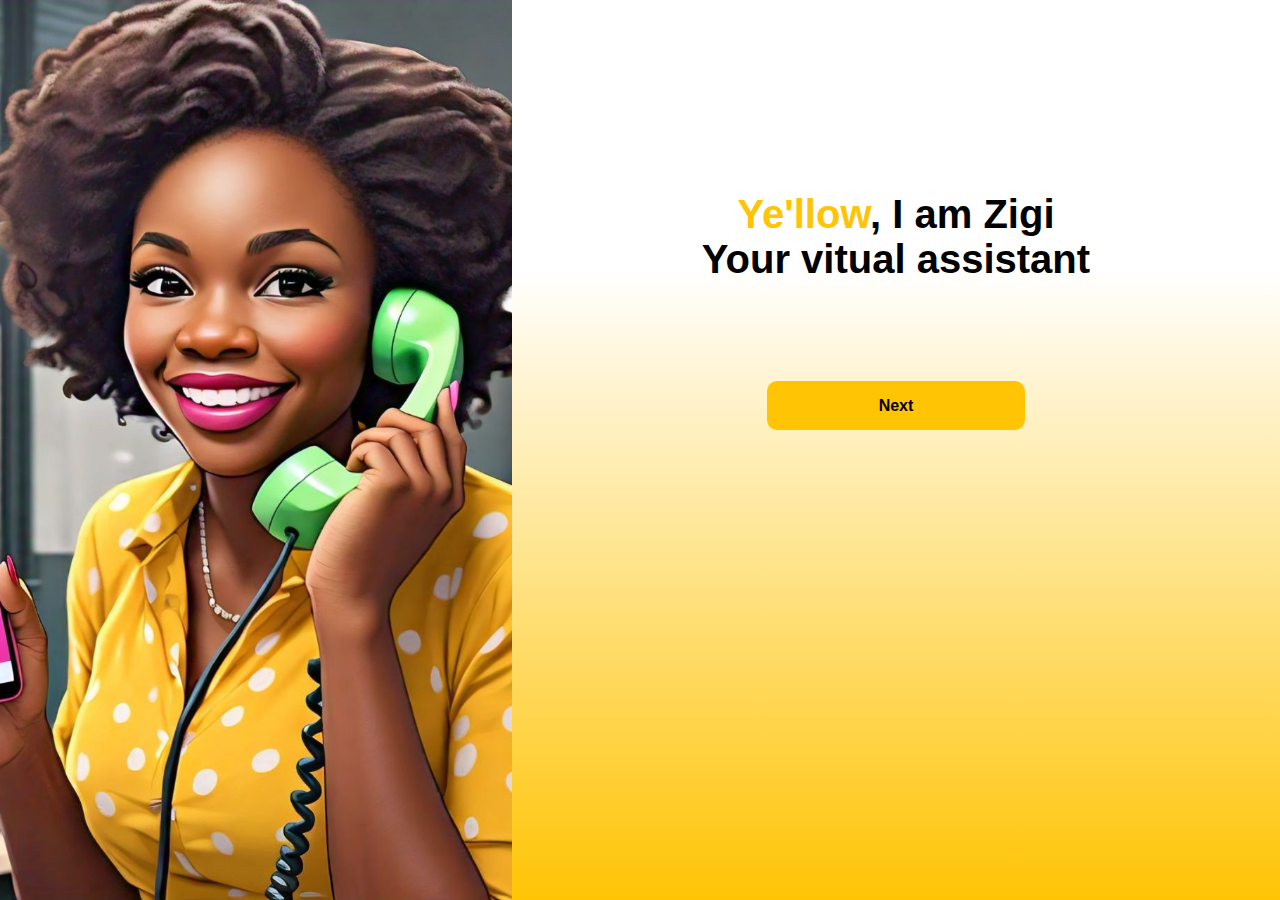
<file: index.html>
<!DOCTYPE html>
<html lang="en">
<head>
  <meta charset="UTF-8">
  <meta name="viewport" content="width=device-width, initial-scale=1.0">
  <link rel="stylesheet" href="/Styles/styles.css">
  <title>Welcome page</title>
</head>
<body>
  <section>
    <div class="left">
      <!-- <img src="/Images/onboard2.jpg" alt=""> -->
    </div>

    <article class="right">
      <div>
        <h2><span>Ye'llow</span>, I am Zigi <br> Your vitual assistant</h2>

        <article>
          <a href="/Html Pages/onboarding2.html">Next</a>
        </article>
      </div>
    </article>
  </section>
</body>
</html>
</file>
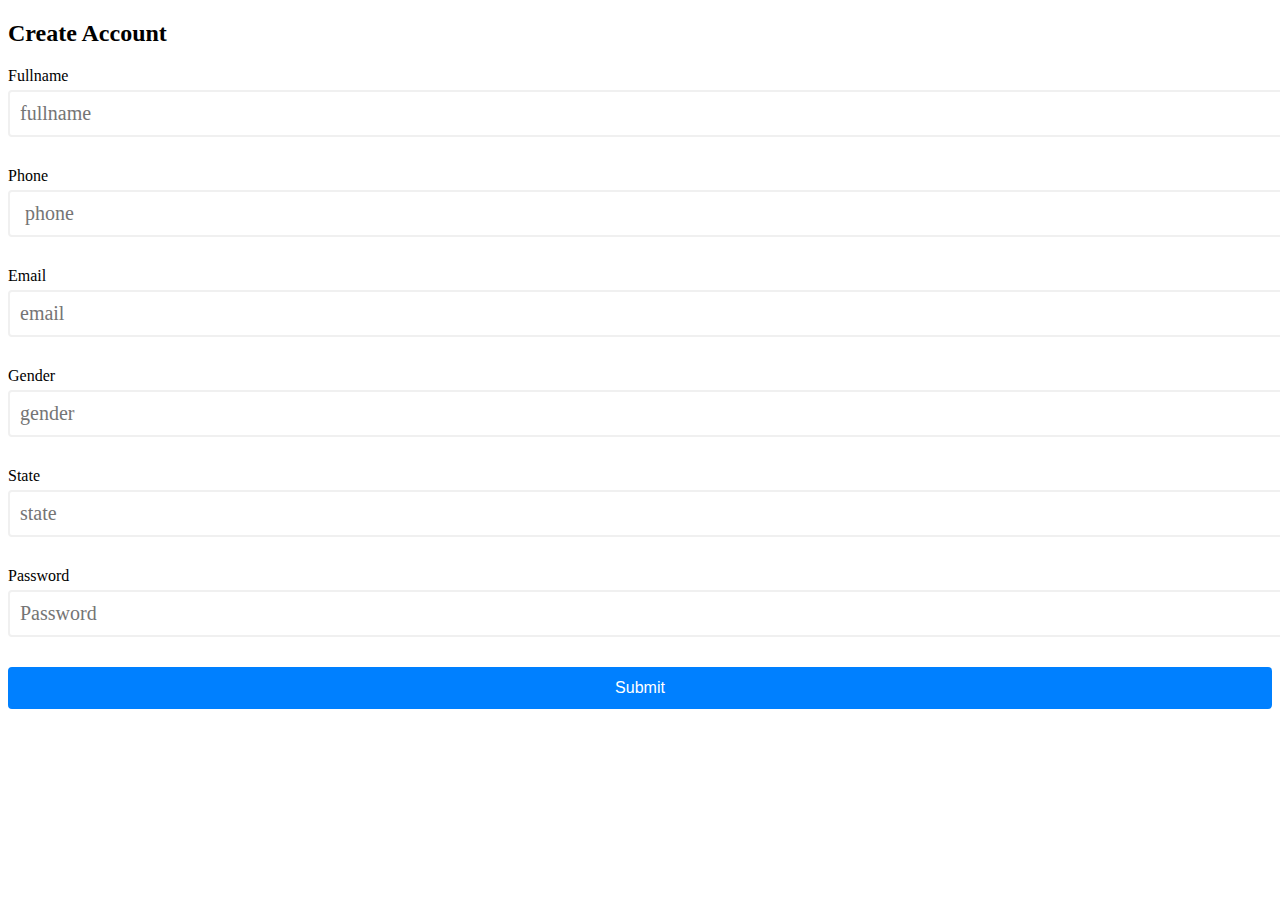
<file: indexForm.html>
<!DOCTYPE html>
<html lang="en">
<head>
  <meta charset="UTF-8">
  <meta name="viewport" content="width=device-width, initial-scale=1.0">
  <link rel="stylesheet" href="form.css">
  <title>Document</title>
</head>
<body>
  <div class="form-container">
      <div class="header">
        <h2>Create Account</h2>
      </div>
      <form action="" id="form">
        <!-- <div class="control"> -->
          <div class="form-control">
            <label for="">Fullname</label>
            <input type="text" name="fullname" id="fullname" placeholder="fullname" />
            <small>Error</small>
          </div>

          <div class="form-control">
            <label for="">Phone</label>
            <input type="number" name="phone" id="phone" placeholder=" phone" />
            <small>Error</small>
          </div>

          <div class="form-control">
            <label for="">Email</label>
            <input
              type="email"
              name="email"
              id="email"
              placeholder="email"
            />
            <small>Error</small>
          </div>
        <!-- </div> -->

        <!-- <div class="control"> -->
          <div class="form-control">
            <label for="">Gender</label>
            <input
              type="text"
              name="gender"
              id="gender"
              placeholder="gender"
            />
            <small>Error</small>
          </div>

          <div class="form-control">
          <label for="">State</label>
          <input
            type="text"
            name="state"
            id="state"
            placeholder="state"
          />
          <small>Error</small>
          </div>

          <div class="form-control">
            <label for="">Password</label>
            <input
              type="password"
              name="password"
              id="password"
              placeholder="Password"
            />
            <small>Error</small>
          </div>
        <!-- </div> -->

        <button type="submit">Submit</button>
      </form>
    </div>

    <script src="/form.js"></script>
</body>
</html>
</file>
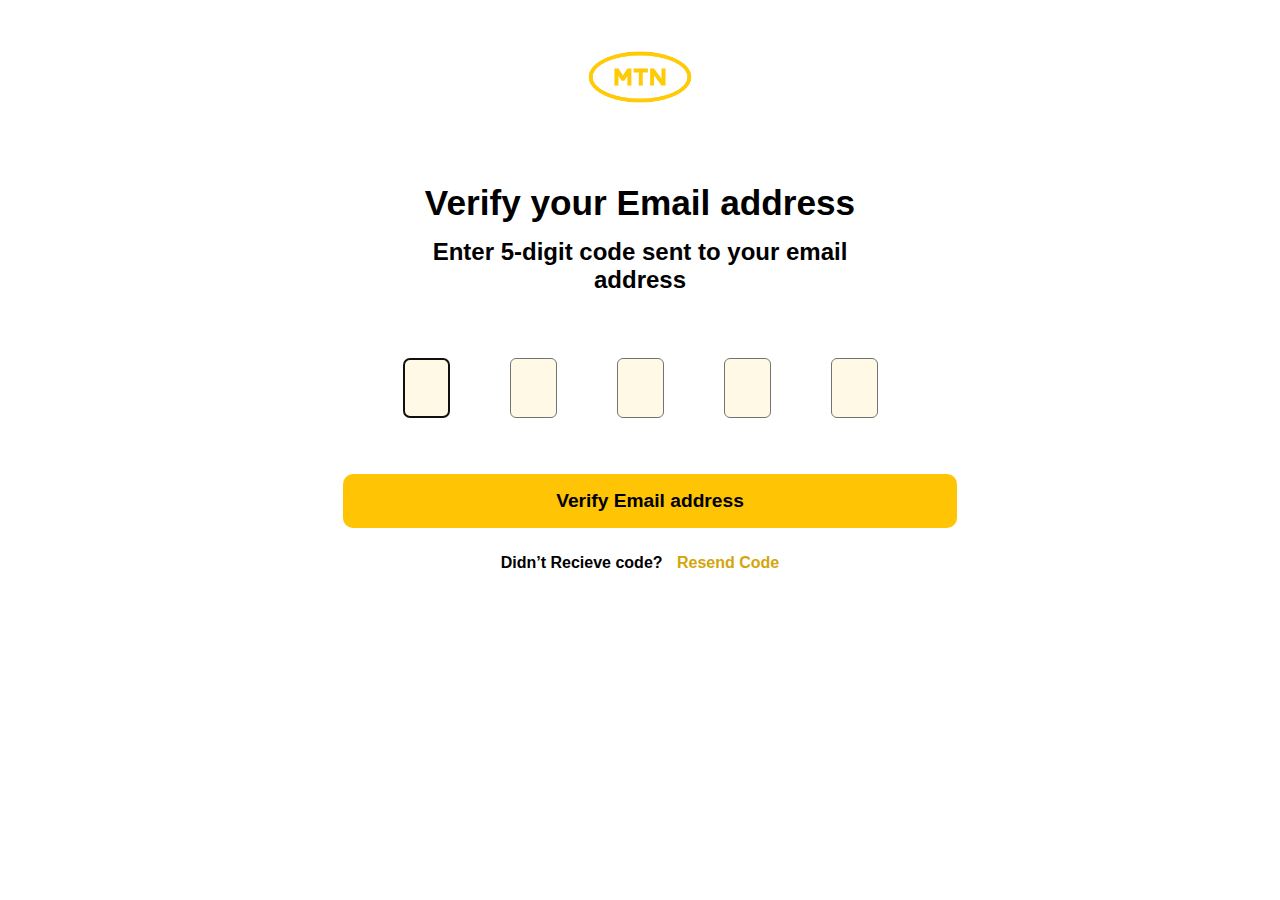
<file: Html Pages/activate-email.html>
<!DOCTYPE html>
<html lang="en">
<head>
  <meta charset="UTF-8">
  <meta name="viewport" content="width=device-width, initial-scale=1.0">
  <link rel="stylesheet" href="/Styles/activate-phone.css">
  <title>Verity your email address</title>
</head>
<body>
  <section>
    <div class="box">
      <div class="pic">
        <a href="/Html Pages/homepage.html"><img src="/Images/download.png" alt=""></a>
        <h1>Verify your Email address</h1>
        <p>Enter 5-digit code sent to your email address</p>
      </div>

      <form action="#">
        <div>
          <input type="number" irene>
          <input type="number" irene>
          <input type="number" irene>
          <input type="number" irene>
          <input type="number" irene>
        </div>

        <article>
          <a href="/Html Pages/homepage.html">
            <button type="button">Verify Email address</button>
          </a>
        </article>

        <p>Didn’t Recieve code? <a href="/Html Pages/activate-email.html">Resend Code</a></p>
      </form>
    </div>
  </section>

  <script src="/JS files/active.js"></script>
</body>
</html>
</file>
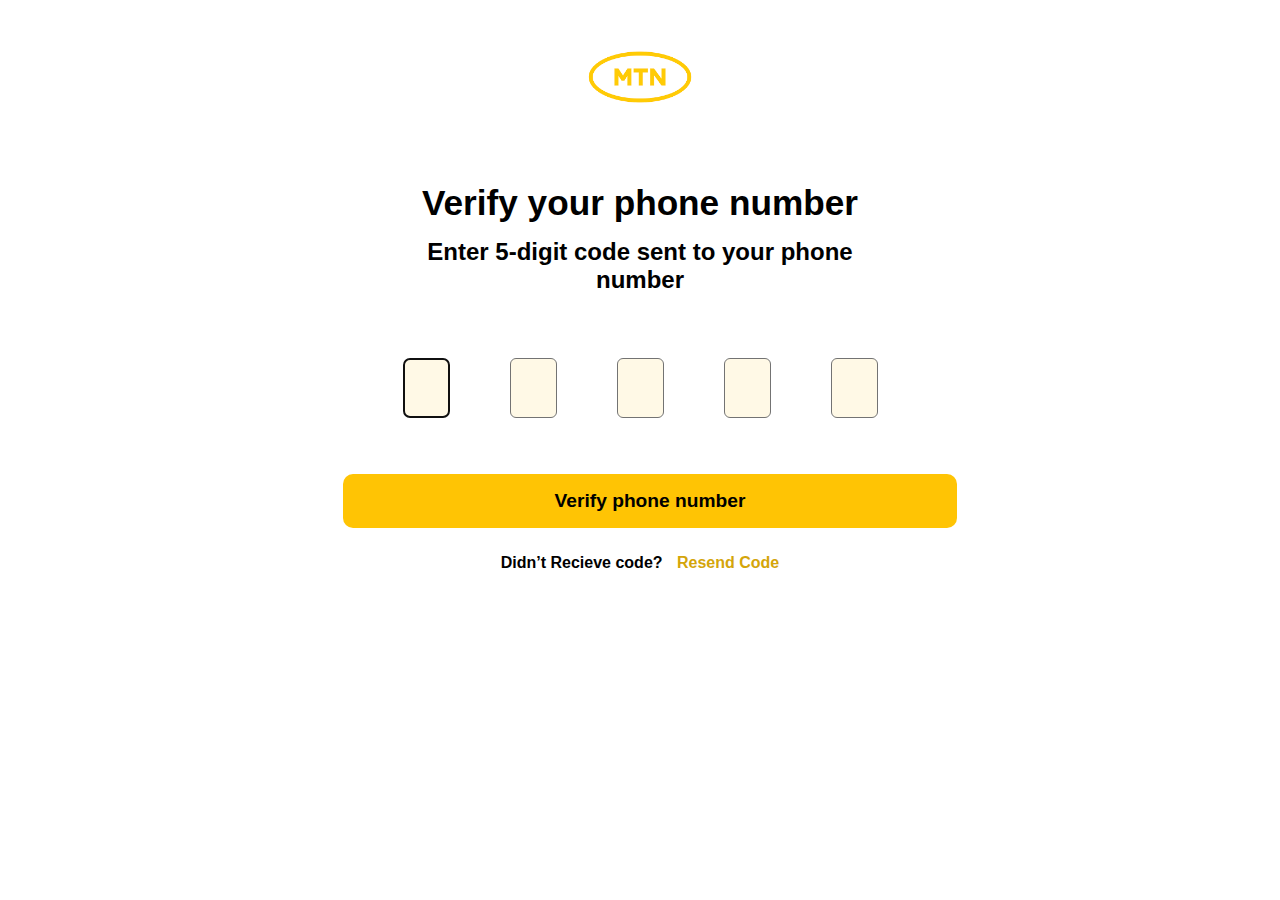
<file: Html Pages/activate-phone.html>
<!DOCTYPE html>
<html lang="en">
<head>
  <meta charset="UTF-8">
  <meta name="viewport" content="width=device-width, initial-scale=1.0">
  <link rel="stylesheet" href="/Styles/activate-phone.css">
  <title>Verity your phone number</title>
</head>
<body>
  <section>
    <div class="box">
      <div class="pic">
        <a href="/Html Pages/homepage.html"><img src="/Images/download.png" alt=""></a>
        <h1>Verify your phone number</h1>
        <p>Enter 5-digit code sent to your phone number</p>
      </div>

      <form action="#">
        <div>
          <input type="number" irene>
          <input type="number" irene>
          <input type="number" irene>
          <input type="number" irene>
          <input type="number" irene>
        </div>

        <article>
          <a href="/Html Pages/homepage.html">
            <button type="button">Verify phone number</button>
          </a>
        </article>

        <p>Didn’t Recieve code? <a href="/Html Pages/activate-phone.html">Resend Code</a></p>
      </form>
    </div>
  </section>

  <script src="/JS files/active.js"></script>
</body>
</html>
</file>
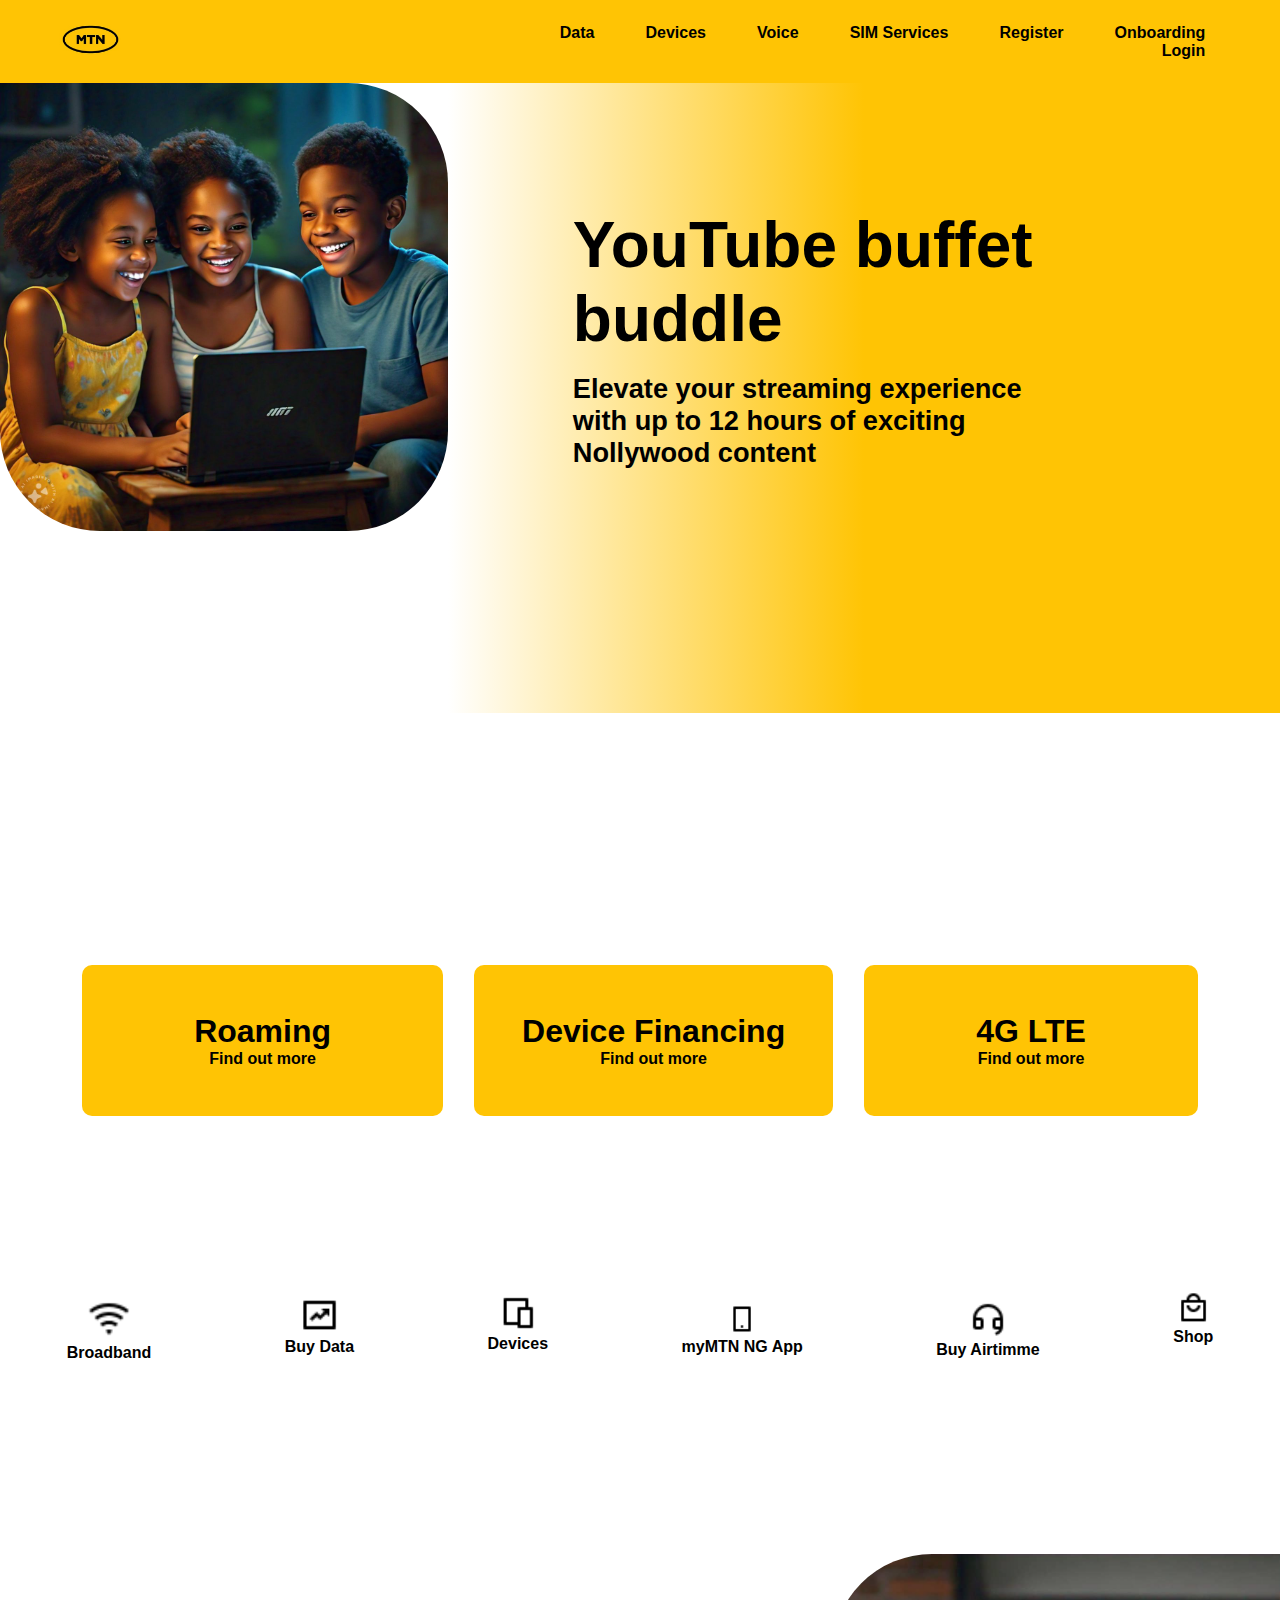
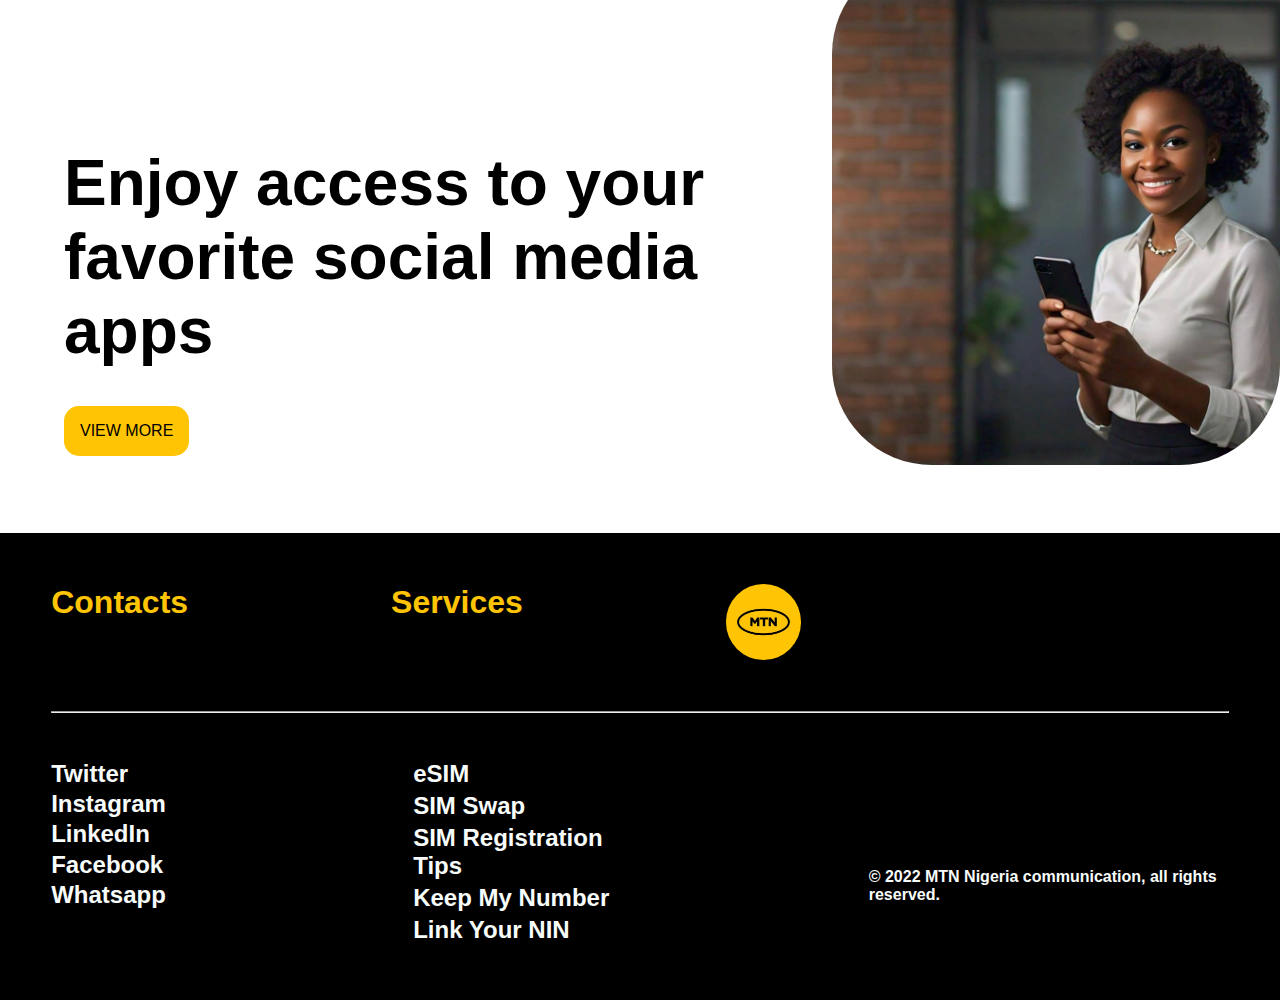
<file: Html Pages/homepage.html>
<!DOCTYPE html>
<html lang="en">
<head>
  <meta charset="UTF-8">
  <meta name="viewport" content="width=device-width, initial-scale=1.0">
  <link rel="stylesheet" href="/Styles/hompage.css">
  <title>MTN-Nigeria</title>
</head>
<body>
  <header>
    <div class="irene">
      <article class="logo">
        <a href="/Html Pages/homepage.html">
          <img src="/Images/mtn-logo.jpg" alt="">
        </a>
      </article>

      <nav>
        <a href="#">Data</a>
        <a href="#">Devices</a>
        <a href="#">Voice</a>
        <a href="#">SIM Services</a>
        <a href="/Html Pages/registration.html">Register</a>
        <a href="/index.html">Onboarding</a>
        <a href="/Html Pages/login.html">Login</a>
      </nav>

      <div>
        <img class="open" src="/Images/menu-line.png" alt="">
        <img class="close" src="/Images/close-fill.png" alt="">
      </div>
    </div>

    <div class="nav2">
      <a href="#">Data</a>
      <a href="#">Devices</a>
      <a href="#">Voice</a>
      <a href="#">SIM Services</a>
      <hr>
      <a href="/Html Pages/registration.html">Register</a>
      <a href="/index.html">Onboarding</a>
      <a href="/Html Pages/login.html">Login</a>
    </div>

    <!-- <article class="search-box">
      <input type="search" name="search" id="search">
      <img src="/Images/search-line.png" alt="">
    </article> -->
  </header>

  <section>
    <article class="first-sect">
      <div class="left">
        <img src="/Images/firstpicture.jpg" alt="">
        <!-- <div class="slides"> -->
          <!-- radio buttons -->
           <!-- <input type="radio" name="radio-btn" id="radio1">
           <input type="radio" name="radio-btn" id="radio2">
           <input type="radio" name="radio-btn" id="radio3">
           <input type="radio" name="radio-btn" id="radio4"> -->
          <!-- radio buttons -->
          <!-- slide images -->
           <!-- <div class="slide first">
            <img src="/Images/first pic.jpg" alt="">
           </div> -->

           <!-- <div class="slide">
            <img src="/Images/login-photo 2.jpg" alt="">
           </div> -->

           <!-- <div class="slide">
            <img src="/Images/onboard.jpg" alt="">
           </div> -->

           <!-- <div class="slide">
            <img src="/Images/onboard2.jpg" alt="">
           </div> -->
          <!-- slide images -->

          <!-- navigation -->
          <!-- <div class="navigation-auto">
            <div class="auto-btn1"></div>
            <div class="auto-btn2"></div>
            <div class="auto-btn3"></div>
            <div class="auto-btn4"></div>
          </div> -->
        <!-- </div> -->
        <!-- nav-manual -->
         <!-- <div class="navigation-manual">
          <label for="radio1" class="manual-btn"></label>
          <label for="radio2" class="manual-btn"></label>
          <label for="radio3" class="manual-btn"></label>
          <label for="radio4" class="manual-btn"></label>
         </div> -->
      </div>

      <div class="right">
        <div>
          <h1>YouTube buffet buddle</h1>
          <p>Elevate your streaming experience with up to 12 hours of exciting Nollywood content</p>
        </div>
      </div>
    </article>

    <article class="cards-container">
      <a class="cards" href="#">
        <h3>Roaming</h3>
        <p>Find out more</p>
      </a>

      <a class="cards" href="#">
        <h3>Device Financing</h3>
        <p>Find out more</p>
      </a>

      <a class="cards" href="#">
        <h3>4G LTE</h3>
        <p>Find out more</p>
      </a>
    </article>

    <article class="device">
      <div class="devices">
        <img src="/Images/wifi-line.png" alt="">
        <p>Broadband</p>
      </div>

      <div class="devices">
        <img src="/Images/funds-box-line.png" alt="">
        <p>Buy Data</p>
      </div>
      
      <div class="devices">
        <img src="/Images/device-line.png" alt="">
        <p>Devices</p>
      </div>
      
      <div class="devices">
        <img src="/Images/smartphone-line.png" alt="">
        <p>myMTN NG App</p>
      </div>

      <div class="devices">
        <img src="/Images/customer-service-line.png" alt="">
        <p>Buy Airtimme</p>
      </div>
      
      <div class="devices">
        <img src="/Images/shopping-bag-4-line.png" alt="">
        <p>Shop</p>
      </div>
    </article>

    <div class="third-sect">
      <div class="access">
        <h1>Enjoy access to your favorite social media apps</h1>
        <button type="button">VIEW MORE</button>
      </div>
  
      <div class="picture">
        <img src="/Images/first pic.jpg" alt="">
      </div>
    </div>
  </section>

  <footer>
    <div class="parent">
      <div class="top">
        <h3>Contacts</h3>
        <h3>Services</h3>
        <a href="/Html Pages/homepage.html"><img src="/Images/mtn-logo.jpg" alt=""></a>
      </div>
  
      <hr>
  
      <div class="bottom">
        <div class="list">
          <p>Twitter</p>
          <p>Instagram</p>
          <p>LinkedIn</p>
          <p>Facebook</p>
          <p>Whatsapp</p>
        </div>
  
        <div class="list">
          <p>eSIM</p>
          <p>SIM Swap</p>
          <p>SIM Registration Tips</p>
          <p>Keep My Number</p>
          <p>Link Your NIN</p>
        </div>

        <div class="right">
          <p>© 2022 MTN Nigeria communication, all rights reserved.</p>
        </div>
      </div>

      <div class="right2">
        <p>© 2022 MTN Nigeria communication, all rights reserved.</p>
      </div>
    </div>
  </footer>

  <script src="/JS files/nav.js"></script>
</body>
</html>
</file>
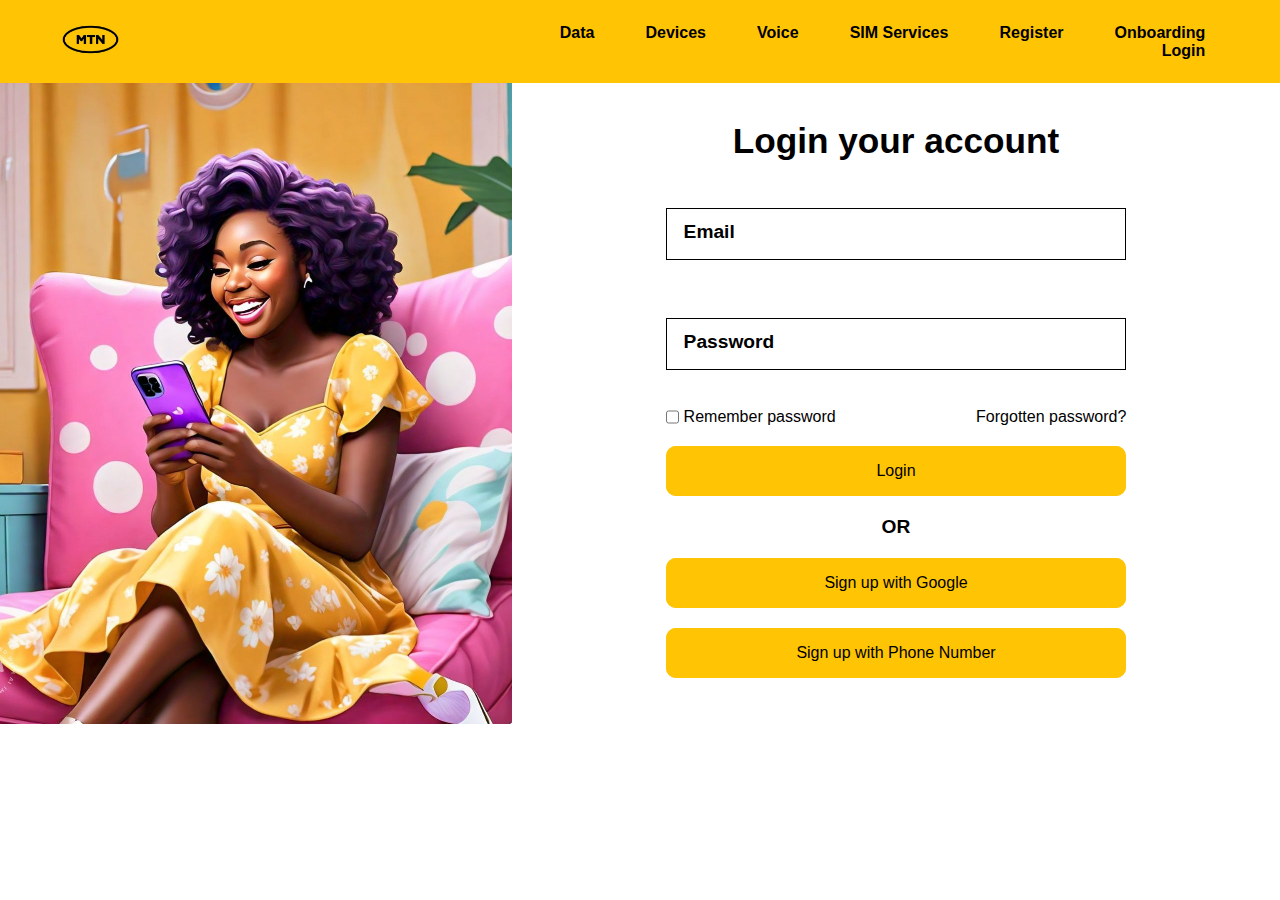
<file: Html Pages/login.html>
<!DOCTYPE html>
<html lang="en">
<head>
  <meta charset="UTF-8">
  <meta name="viewport" content="width=device-width, initial-scale=1.0">
  <link rel="stylesheet" href="/Styles/login.css">
  <title>Login page</title>
</head>
<body>
  <header>
    <div class="irene">
      <article class="logo">
        <a href="/Html Pages/homepage.html">
          <img src="/Images/mtn-logo.jpg" alt="">
        </a>
      </article>

      <nav>
        <a href="#">Data</a>
        <a href="#">Devices</a>
        <a href="#">Voice</a>
        <a href="#">SIM Services</a>
        <a href="/Html Pages/registration.html">Register</a>
        <a href="/index.html">Onboarding</a>
        <a href="/Html Pages/login.html">Login</a>
      </nav>

      <div>
        <img class="open" src="/Images/menu-line.png" alt="">
        <img class="close" src="/Images/close-fill.png" alt="">
      </div>
    </div>

    <div class="nav2">
      <a href="#">Data</a>
      <a href="#">Devices</a>
      <a href="#">Voice</a>
      <a href="#">SIM Services</a>
      <hr>
      <a href="/Html Pages/registration.html">Register</a>
      <a href="/index.html">Onboarding</a>
      <a href="/Html Pages/login.html">Login</a>
    </div>

    <!-- <article class="search-box">
      <input type="search" name="search" id="search">
      <img src="/Images/search-line.png" alt="">
    </article> -->
  </header>

  <section>
    <article class="container">
      <div class="lefty">
        <!-- <img src="/Images/login-photo 4.jpg" alt=""> -->
      </div>

      <div class="righty">
        <h1>Login your account</h1>

        <form action="">
          <div class="ire">
            <div class="enter">
              <input type="email" name="checkbox" id="email" placeholder="">
              <span>Invalid email address</span>
              <label for="">Email</label>
            </div>

            <div class="enter">
              <input type="password" name="checkbox" id="password" placeholder="" pattern="[a-z0-9]{8,}">
              <span>Digits or letters, minimum of 8 characters</span>
            <label for="">Password</label>
            </div>
          </div>

          <div class="click">
            <div class="check">
              <input type="checkbox" name="checkbox" id="checkbox">
              <p>Remember password</p>
            </div>

            <p>Forgotten password?</p>
          </div>

          <a href="/Html Pages/homepage.html">
            <button type="button">Login</button>
          </a>

          <p>OR</p>

          <a href="/Html Pages/activate-email.html">
            <button type="button">Sign up with Google</button>
          </a>

          <a href="/Html Pages/registration.html">
            <button type="button">Sign up with Phone Number</button>
          </a>
        </form>
      </div>
    </article>
  </section>

  <script src="/JS files/nav.js"></script>
</body>
</html>
</file>
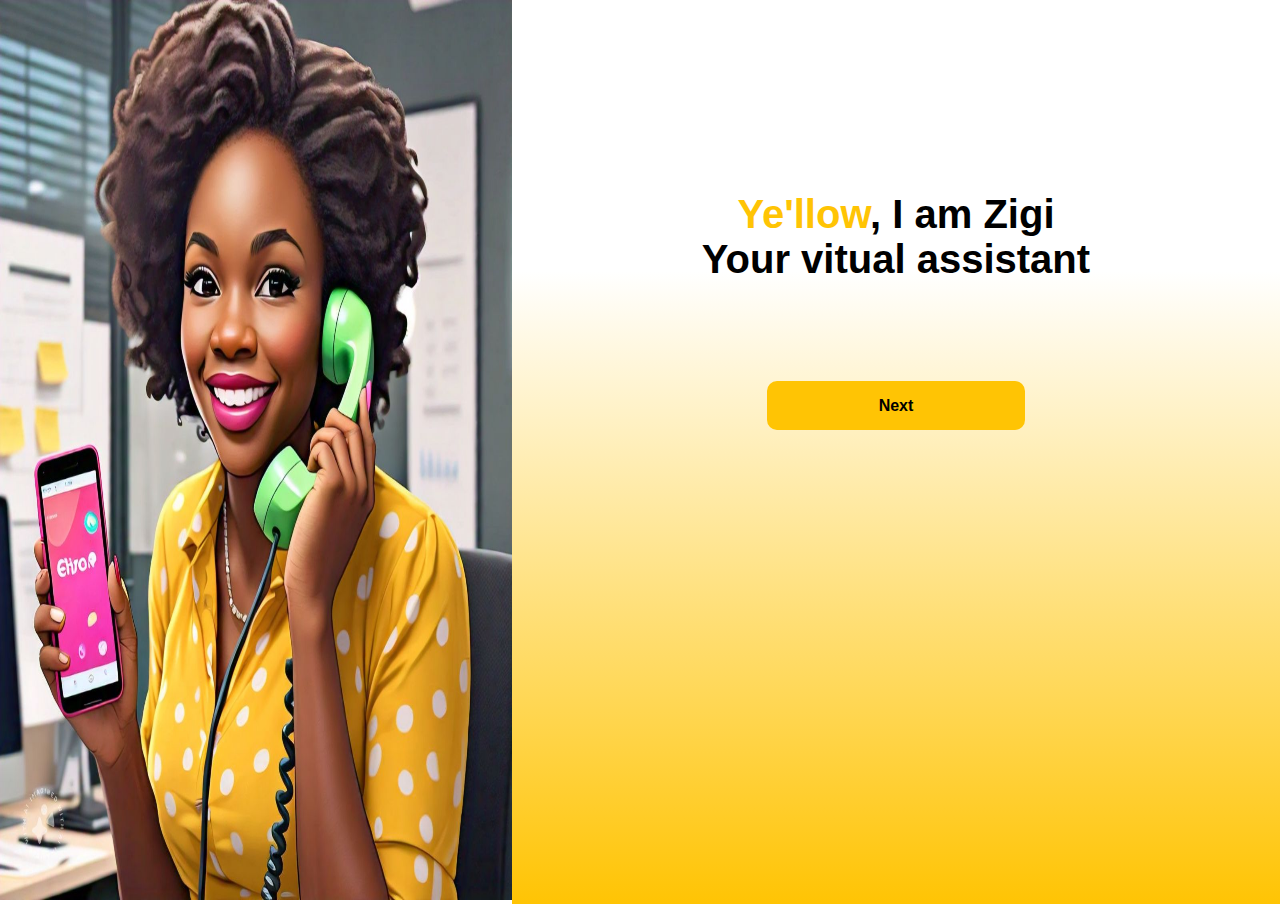
<file: Html Pages/onboarding.html>
<!DOCTYPE html>
<html lang="en">
<head>
  <meta charset="UTF-8">
  <meta name="viewport" content="width=device-width, initial-scale=1.0">
  <link rel="stylesheet" href="/Styles/onboarding.css">
  <title>Welcome</title>
</head>
<body>
  <section>
    <div class="left">
      <img src="/Images/onboard2.jpg" alt="">
    </div>

    <article class="right">
      <div>
        <h2><span>Ye'llow</span>, I am Zigi <br> Your vitual assistant</h2>

        <article>
          <a href="/Html Pages/onboarding2.html">Next</a>
        </article>
      </div>
    </article>
  </section>
</body>
</html>
</file>
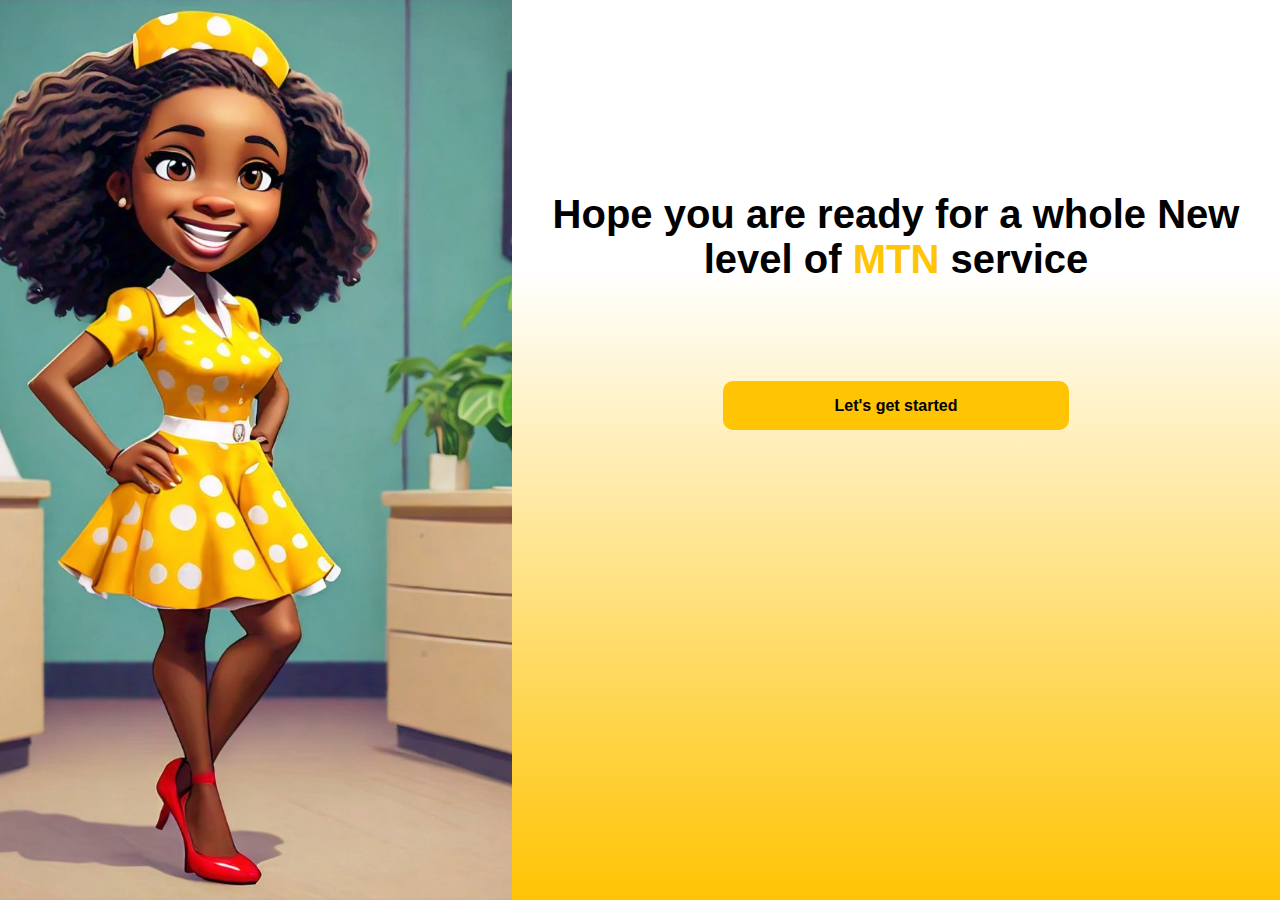
<file: Html Pages/onboarding2.html>
<!DOCTYPE html>
<html lang="en">
<head>
  <meta charset="UTF-8">
  <meta name="viewport" content="width=device-width, initial-scale=1.0">
  <link rel="stylesheet" href="/Styles/onboarding2.css">
  <link rel="stylesheet" href="/Styles/styles.css">
  <title>Welcome page</title>
</head>
<body>
  <section>
    <div class="left" style="background-image: url(/Images/onboard.jpg);">
      <!-- <img src="/Images/onboard.jpg" alt=""> -->
    </div>

    <article class="right">
      <div>
        <h2>Hope you are ready for a whole New level of <span>MTN</span> service</h2>

        <article>
          <a href="/Html Pages/login.html">Let's get started</a>
        </article>
      </div>
    </article>
  </section>
</body>
</html>
</file>
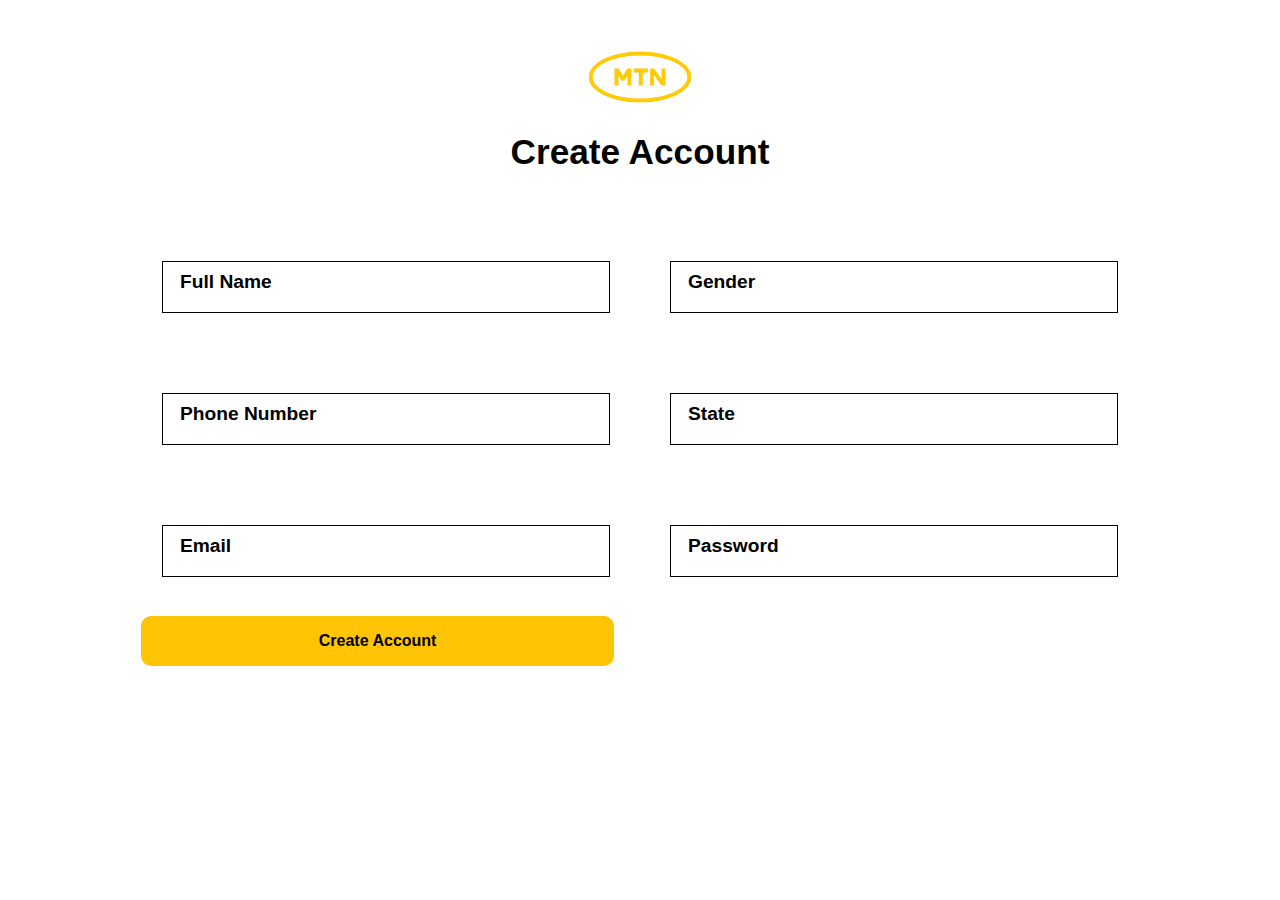
<file: Html Pages/registration.html>
<!DOCTYPE html>
<html lang="en">
<head>
  <meta charset="UTF-8">
  <meta name="viewport" content="width=device-width, initial-scale=1.0">
  <link rel="stylesheet" href="/Styles/registration.css">
  <title>Register your account</title>
</head>
<body>
  <section>
    <div class="pic">
      <a href="/Html Pages/homepage.html"><img src="/Images/download.png" alt=""></a>
      <h1>Create Account</h1>
    </div>

    <form action="">
      <div>
        <article class="child">
          <input type="text" name="fullname" name="fullname" id="fullname" placeholder="">
          <label for="">Full Name</label>
        </article>
  
        <article class="child">
          <input type="number" name="phone" name="phone" id="phone" placeholder="" pattern="[+-90-9]{11, }">
          <span>Invalid phone number</span>
          <label for="">Phone Number</label>
        </article>
  
        <article class="child">
          <input type="email" name="email" name="email" id="email" placeholder="">
          <span>Invalid email address</span>
          <label for="email">Email</label>
        </article>
      </div>

      <div>
        <article class="child">
          <input type="text" name="gender" name="gender" id="gender" placeholder="">
          <label for="">Gender</label>
        </article>
  
        <article class="child">
          <input type="text" name="state" name="state" id="state" placeholder="">
          <label for="">State</label>
        </article>
  
        <article class="child">
          <input type="password" name="password" name="password" id="password" placeholder="">
          <label for="">Password</label>
        </article>
      </div>
    </form>

    <article>
      <a href="/Html Pages/activate-phone.html">
        <button type="submit">Create Account</button>
      </a>
    </article>
  </section>
</body>
</html>
</file>
<file: Styles/styles.css>
* {
  padding: 0;
  margin:  0;
  box-sizing: border-box;
}

section {
  display: flex;
  width: 100%;
  height: 100vh;
}

section > .left {
  width: 40%;
  background-image: url(/Images/onboard2.jpg);
  background-position: center;
  background-repeat: no-repeat;
  background-size: cover;
}

section > .right {
  width: 60%;
  text-align: center;
  background: linear-gradient(white 30%,#FFC404);
}

section > .right div {
  margin: 25% auto;
}

section > .right h2 {
  font-size: 2.5rem;
  font-family: 'Segoe UI', sans-serif;
  font-weight: 600;
  padding: 0 2% 10% 2%;
  line-height: normal;
}

section > .right h2 span {
  color: #FFC404;
}

section .right a {
  background-color: #FFC404;
  border: none;
  border-radius: 10px;
  width: 50%;
  padding: 1rem 0;
  font-family: 'Segoe UI', sans-serif;
  font-size: 1rem;
  font-weight: 500;
}

section .right > div > article {
  width: 100%;
  margin-top: 5%;
}

section .right > div > article a {
  width: 100%;
  padding: 1rem 7rem;
  font-family: 'Segoe UI', sans-serif;
  font-size: 1rem;
  font-weight: 600;
  text-decoration: none;
  color: black;
  background-color: #FFC404;
  border: none;
  border-radius: 10px;
  margin-top: 5%;
}

section > .right > div article a:hover {
  background: black;
  border: 2px solid #FFC404;
  transition: all 300ms ease-in-out;
  color: #FFC404;
}

@media screen and (max-width: 480px) and (min-width: 320px) {
  section {
    display: flex;
    flex-direction: column;
    width: 100%;
  }
  
  section > .left {
    width: 100%;
    display: none;
  }
  
  section > .left img{
    display: none;
  }
  
  section > .right {
    width: 100%;
    height: 100vh;
    text-align: center;
    background: linear-gradient(white 50%,#FFC404);
  }
  
  section > .right div {
    margin: 40% 5%;
  }
  
  section > .right h2 {
    font-size: 2rem;
  }
  
  section .right > div > article {
    width: 100%;
    margin-top: 5%;
    text-align: center;
  }
  
  section .right > div > article a {
    width: 100%;
    padding: 1rem 6rem;
    display: flex;
    text-align: center;
    justify-content: center;
    align-content: center;
  }
}

@media screen and (max-width: 1024px) and (min-width: 768px) {
  section {
    display: flex;
    flex-direction: column;
    width: 100%;
  }
  
  section > .left {
    width: 100%;
  }
  
  section > .left img{
    display: none;
  }
  
  section > .right {
    width: 100%;
    height: 100vh;
    text-align: center;
    background: linear-gradient(white 50%,#FFC404);
  }
  
  section > .right div {
    margin: 40% auto;
  }
  
  section > .right h2 {
    font-size: 3.5rem;
  }
  
  section .right > div > article {
    width: 100%;
    margin-top: 5%;
  }
  
  section .right > div > article a {
    width: 100%;
    padding: 1rem 10rem;
    font-size: 2rem;
    font-weight: 600;
  }
}
</file>
<file: form.css>
.form {
  padding: 30px 40px;
}

.form-control {
  margin-bottom: 10px;
  padding-bottom: 20px;
  position: relative;
}

.form-control label {
  display: inline-block;
  margin-bottom: 5px;
}

.form-control input {
  border: 2px solid #f0f0f0;
  border-radius: 4px;
  display: block;
  padding: 10px;
  width: 100%;
  font-size: 20px;
  font-family: inherit;
}

.form-control.success input {
  border-color: green;
}

.form-control.error input {
  border-color: red;
}

.form-control small {
  visibility: hidden;
  position: absolute;
  bottom: 0;
  left: 0;
}

.form-control.error small {
  color: red;
  visibility: visible;
}

form button {
  background-color: rgb(0, 128, 255);
  border: 2px solid rgb(0, 128, 255);
  color: white;
  display: block;
  border-radius: 4px;
  font-size: 16px;
  padding: 10px;
  width: 100%;
}
</file>
<file: Styles/activate-phone.css>
* {
  padding: 0;
  margin: 0;
  box-sizing: border-box;
}

section {
  width: 100%;
  text-align: center;
}

section > .box .pic {
  width: 40%;
  margin: 2% auto 5% auto;
  text-align: center;
}

section > .box .pic img {
  width: 30%;
  padding-bottom: 10%;
}

section > .box .pic h1 {
  text-align: center;
  font-size: 2.2rem;
  font-family: 'Segoe UI', sans-serif;
  font-weight: 600;
  padding-bottom: 3%;
}

section > .box .pic p {
  text-align: center;
  font-size: 1.5rem;
  font-family: 'Segoe UI', sans-serif;
  font-weight: 600;
  /* margin: 5% 0 0 0; */
}

section > .box {
  width: 100%;
}

section > .box > form {
  margin: 0 auto;
  width: 100%;
}

section > .box > form > div {
  width: 100%;
  display: flex;
  justify-content: center;
  align-items: center;
  gap: 60px;
  padding-bottom: 30px;
}

section > .box > form > div input {
  width: 47px;
  height: 60px;
  border-radius: 6px;
  border: 1px;
  border: 1px solid rgba(115, 115, 115, 1);
  background: #ffc40419;
  text-align: center;
  font-size: 1.25rem;
}

section > .box > form > div input::-webkit-inner-spin-button,
section > .b0x > form > div input::-webkit-outer-spin-button {
  display: none;
}

section > .box > form article {
  width: 35%;
  margin: 2% auto 2% auto;
}

section > .box > form article button {
  background-color: #FFC404;
  border: none;
  border-radius: 10px;
  width: 100%;
  padding: 1rem;
}

section > .box > form article a button {
  width: 100%;
  /* padding: 1rem 15.7rem; */
  font-family: 'Segoe UI', sans-serif;
  font-size: 1.2rem;
  font-weight: 600;
  text-decoration: none;
  color: black;
  transition: all 300ms ease-in-out;
}

section > .box > form article a button:hover {
  background: black;
  border: 2px solid #FFC404;
  transition: all 300ms ease-in-out;
  color: #FFC404;
}

section > .box > form p {
  font-family: 'Segoe UI', sans-serif;
  font-size: 1rem;
  font-weight: 600;
  text-decoration: none;
}

section > .box > form a {
  text-decoration: none;
  color: black;
  color: #d4a50a;
  padding-left: 10px;
}

section > .box > form a:hover {
  text-decoration: none;
  color: #FFC404;
}

@media screen and (max-width: 480px) and (min-width: 320px) {
  section > .box .pic {
    width: 100%;
    margin: 2% auto 5% auto;
    text-align: center;
  }
  
  section > .box .pic img {
    width: 50%;
    padding-bottom: 5%;
  }
  
  section > .box .pic h1 {
    font-size: 1.8rem;
  }
  
  section > .box .pic p {
    font-size: 1rem;
  }
  
  section > .box {
    width: 100%;
  }
  
  section > .box > form {
    margin: 0 auto;
    width: 100%;
  }
  
  section > .box > form > div {
    width: 100%;
    gap: 15px;
    padding-bottom: 30px;
  }
  
  section > .box > form > div input {
    width: 43px;
    height: 55px;;
    text-align: center;
    font-size: 1.5rem;
  }
  
  section > .box > form > div input::-webkit-inner-spin-button,
  section > .b0x > form > div input::-webkit-outer-spin-button {
    display: none;
  }
  
  section > .box > form article {
    width: 100%;
    margin: 2% auto 2% auto;
    padding: 0 4%;
  }
  
  section > .box > form article button {
    background-color: #FFC404;
    border: none;
    border-radius: 10px;
    width: 100%;
    padding: 1rem;
  }
  
  section > .box > form article a button {
    width: 100%;
    font-size: 1rem;
    color: black;
    transition: all 300ms ease-in-out;
  }
  
  section > .box > form article a button:hover {
    background: black;
    border: 2px solid #FFC404;
    transition: all 300ms ease-in-out;
    color: #FFC404;
  }
  
  section > .box > form a:hover {
    text-decoration: none;
    color: #FFC404;
  }
}

@media screen and (max-width: 1024px) and (min-width: 768px) {
  section > .box .pic {
    width: 100%;
    margin: 2% auto 5% auto;
    text-align: center;
  }
  
  section > .box .pic img {
    width: 30%;
    padding: 5% 0;
  }
  
  section > .box .pic h1 {
    font-size: 2.2rem;
  }
  
  section > .box .pic p {
    font-size: 1.5rem;
  }
  
  section > .box {
    width: 100%;
  }
  
  section > .box > form {
    margin: 0 auto;
    width: 100%;
  }
  
  section > .box > form > div {
    width: 100%;
    gap: 40px;
    padding-bottom: 30px;
  }
  
  section > .box > form > div input {
    width: 50px;
    height: 55px;;
    text-align: center;
    font-size: 1.5rem;
  }
  
  section > .box > form > div input::-webkit-inner-spin-button,
  section > .b0x > form > div input::-webkit-outer-spin-button {
    display: none;
  }
  
  section > .box > form article {
    width: 100%;
    margin: 2% auto 2% auto;
    padding: 0 12%;
  }
  
  section > .box > form article button {
    background-color: #FFC404;
    border: none;
    border-radius: 10px;
    width: 100%;
    padding: 1rem;
  }
  
  section > .box > form article a button {
    width: 100%;
    font-size: 1.2rem;
    color: black;
    transition: all 300ms ease-in-out;
  }
  
  section > .box > form article a button:hover {
    background: black;
    border: 2px solid #FFC404;
    transition: all 300ms ease-in-out;
    color: #FFC404;
  }
  
  section > .box > form p {
    font-size: 1.2rem;
  }
  
  section > .box > form a {
    text-decoration: none;
    color: black;
  }
  
  section > .box > form a:hover {
    text-decoration: none;
    color: #FFC404;
  }
}

@media screen and (max-width: 1280px) and (min-width: 800px) {
  section > .box > form article {
    width: 50%;
    /* margin: 2%; */
    padding: 0 1%;
  }
}
</file>
<file: Styles/hompage.css>
* {
  padding: 0;
  margin: 0;
  box-sizing: border-box;
}

header {
  position: sticky;
  top: 0;
  z-index: 2;
}

header .irene {
  display: flex;
  /* grid-template-columns: auto auto auto; */
  width: 100%;
  background-color: #FFC404;
  padding: 0 4%;
}

header > .irene > .logo {
  width: 50%;
}

header > .irene > .logo img {
  width: 20%;
}

header > .irene > nav {
  width: 100%;
  text-align: right;
  padding: 2% 0;
}

header > .irene > nav a {
  color: black;
  text-align: right;
  text-decoration: none;
  padding: 0 3%;
  font-size: 1rem;
  font-family: 'Segoe UI', sans-serif;
  font-weight: 600;
}

header > .irene > div > .open {
  display: none;
  cursor: pointer;
}

header > .irene > div > .close {
  display: none;
  cursor: pointer;
}

header > .nav2 {
  display:  none;
}

header > .search-box {
  width: 60%;
  text-align: right;
  padding: 2% 0;
}

header > .search-box input {
  background: transparent;
  border: 2px solid black;
  text-align: right;
}

section {
  width: 100%;
}

section > .first-sect {
  width: 100%;
  height: 70vh;
  display: flex;
  margin-bottom: 8%;
}

/* section > .first-sect > .slider {
  width: 100%;
  height: 500px;
  padding: 0 2%;
  overflow: hidden;
}

section > .first-sect > .slider .slides {
  display: flex;
}

section > .first-sect > .slider > .slides input {
  display: flex;
  border: 2px solid red;
}

section > .first-sect > .slider > .slides input .slide {
  width: 20%;
  transition: 2s;
  text-align: center;
}

section > .first-sect > .slider > .slides input .slide img {
  width: 100%;
  height: 300px;
}

section > .first-sect > .slider > .slides .navigation-manual {
  position: absolute;
  width: 800px;
  margin-top: -40px;
  display: flex;
  justify-content: center;
}

section > .first-sect > .slider > .slides > .navigation-manual .manual-btn {
  border: 2px solid blue;
  padding: 5px;
  border-radius: 10px;
  cursor: pointer;
  transition: 1s;
}

section > .first-sect > .slider > .slides > .navigation-manual .manual-btn:not(:last-child) {
  margin-right: 40px;
  position: absolute;
}

section > .first-sect > .slider > .slides .manual-btn:hover {
  background: red;
} */

/* section > .first-sect > .slider > .slides .radio1:checked ~ .first {
  margin-left: 0;
} */

/* section > .first-sect > .slider > .slides .radio2:checked ~ .first {
  margin-left: -20%;
}

section > .first-sect > .slider > .slides .radio3:checked ~ .first {
  margin-left: -40%;
}

section > .first-sect > .slider > .slides .radio4:checked ~ .first {
  margin-left: -60%;
} */

section > .first-sect .left {
  width: 35%;
  /* background-color: #FFC404; */
} 

section > .first-sect .left img {
  width: 100%;
  border-bottom-right-radius: 100px;
  border-top-right-radius: 100px;
  border-bottom-left-radius: 100px;
}

section > .first-sect .right {
  width: 65%;
  background: linear-gradient(to right, white, #FFC404 50%);
}

section > .first-sect .right div {
  margin: 15% auto;
  width: 70%;
}

section > .first-sect .right h1 {
  font-size: 4rem;
  font-family: 'Segoe UI', sans-serif;
  font-weight: 600;
  padding-bottom: 3%;
}

section > .first-sect .right p {
  font-size: 1.7rem;
  font-family: 'Segoe UI', sans-serif;
  font-weight: 600;
  max-width: 80%;
}

section > .cards-container {
  display: grid;
  grid-template-columns: auto auto auto;
  align-content: center;
  justify-content: space-evenly;
  width: 100%;
  height: 50vh;
  padding: 0 4%;
  margin-top: 8%;
}

section > .cards-container .cards {
  border-radius: 10px;
  padding: 3rem;
  width: 100%;
  text-decoration: none;
  text-align: center;
  background: #FFC404;
}

section > .cards-container .cards:first-child {
  padding: 3rem 7rem;
}

section > .cards-container .cards:last-child {
  padding: 3rem 7rem;
}

section > .cards-container .cards:hover{
  width: 100%;
  top: -15px;
  box-shadow: 0px 30px 50px 0px rgba(5, 5, 6, 0.15);
  min-width: 100%;
  position: relative;
  overflow: hidden;
  transition: 0.3s ease-in-out;
  cursor:pointer;
  text-align: center;
}


section > .cards-container .cards h3 {
  font-size: 2rem;
  font-family: 'Segoe UI', sans-serif;
  font-weight: 700;
  color: black;
}

section > .cards-container .cards p {
  font-size: 1rem;
  font-family: 'Segoe UI', sans-serif;
  font-weight: 600;
  color: black;
}

section > .device {
  display: grid;
  grid-template-columns: auto auto auto auto auto auto;
  text-align: center;
  width: 100%;
}

section > .device > .devices {
  width: 100%;
  margin-top: 15%;
}

section > .device > .devices img {
  width: 19%;
  text-align: center;
}

section > .device > .devices:nth-child(4) img {
  width: 12%;
}

section > .device > .devices:nth-child(5) img {
  width: 15%;
}

section > .device > .devices p {
  font-size: 1rem;
  font-family: 'Segoe UI', sans-serif;
  font-weight: 600;
}

section > .third-sect {
  display:  flex;
  justify-content: center;
  align-content: center;
  margin-top: 15%;
}

section >.third-sect .picture {
  width: 35%;
}

section > .third-sect .picture img {
  width: 100%;
  border-top-left-radius: 100px;
  border-bottom-left-radius: 100px;
  border-bottom-right-radius: 100px;
}

section .third-sect > .access {
  width: 65%;
  padding-top: 15%;
  padding-left: 5%;
}

section .third-sect > .access h1 {
  font-size: 4rem;
  font-family: 'Segoe UI', sans-serif;
  font-weight: 600;
}

section > .third-sect > .access button {
  font-family: 'Segoe UI', sans-serif;
  font-size: 1rem;
  font-weight: 500;
  background-color: #FFC404;
  border: none;
  border-radius: 15px;
  padding: 1rem;
  margin-top: 5%;
}

section > .third-sect > .access button:hover {
  background-color: antiquewhite;
  transition: 0.3s ease-in-out;
  cursor:pointer;
}

footer {
  background: black;
  padding: 4% 4%;
  margin-top: 5%;
}

footer > hr {
  color: #FFC404;
}

footer > .parent {
  color: #F8FCFB;
}

footer > .parent > .top {
  display: grid;
  grid-template-columns: auto auto auto;
  width: 100%;
  padding-bottom: 4%;
}

footer > .parent > .top img {
  width: 15%;
  border-radius: 100px;
}

footer > .parent > .bottom {
  display: flex;
  gap: 21%;
  width: 100%;
  padding-top: 4%;
}

footer > .parent h3 {
  font-size: 2rem;
  font-family: 'Segoe UI', sans-serif;
  font-weight: 700;
  color: #FFC404;
}

footer > .parent h3:hover {
  color: white;
  transition: 5ms ease-in-out;
}

footer > .parent > .bottom p {
  font-size: 1.5rem;
  font-family: 'Segoe UI', sans-serif;
  font-weight: 700;
  padding-bottom: 2%;
}

footer > .parent > .bottom p:hover {
  color: #FFC404;
  transition: 5ms ease-in-out;
}

footer > .parent > .bottom .right p {
  font-size: 1rem;
  font-family: 'Segoe UI', sans-serif;
  font-weight: 700;
  padding-top: 30%;
}

footer > .parent > .right2 {
  display: none;
}

@media screen and (max-width: 480px) and (min-width: 320px) {
  header > .irene {
    display: flex;
    justify-content: space-between;
    /* grid-template-columns: auto auto auto; */
    width: 100%;
    background-color: #FFC404;
    padding: 0 4%;
  }
  
  header > .irene > .logo {
    width: 50%;
  }
  
  header > .irene > .logo img {
    width: 30%;
  }

  header > .irene > nav {
    width: 100%;
    text-align: right;
    padding: 2% 0;
    display: none;
  }

  header > .irene > nav a {
    color: black;
    text-align: right;
    text-decoration: none;
    padding: 0 3%;
    font-size: 1rem;
    font-family: 'Segoe UI', sans-serif;
    font-weight: 600;
  }

  header > .irene > div {
    text-align: center;
    width: 7%;
    align-content: center;
    justify-content: center;
    padding-top: 2%;
  }

  header > .irene > div .open {
    width:  100%;
    display: block;
  }

  header > .irene > div .open.hide {
      display: none;
  }

  header > .irene > div .close {
      width: 150%;
  }

  header > .irene > div .close.hide {
      display: block;
  }
  
  header > .nav2.visible {
    display: flex;
    flex-direction: column;
    background: var(--Ter, #F8FCFB);
    gap: 7px;
    z-index: 5%;
    padding: 10%;
    position: fixed;
    width: 100%;
    height: 100vh;
}

  header > .nav2.visible a {
    color: black;
    font-family: 'Segoe UI', sans-serif;
    font-weight: 600;
    font-size: 1rem;
    font-style: normal;
    line-height: 140%;
    text-decoration: none;
    padding: 12px 20px;
    justify-content: center;
    align-items: center;
  }

  header > .nav2.visible a:hover {
    color: #FFC404;
  }
  
  section > .first-sect {
    width: 100%;
    display: flex;
    flex-direction: column;
    margin-bottom: 90%;
  }
  
  section > .first-sect .left {
    width: 100%;
    /* background-color: #FFC404; */
  } 
  
  section > .first-sect .left img {
    width: 100%;
    border-bottom-right-radius: 0;
    border-top-right-radius: 0;
    border-bottom-left-radius: 0;
  }
  
  section > .first-sect .right {
    width: 100%;
    background: linear-gradient(to bottom, white, #FFC404 80%);
  }
  
  section > .first-sect .right div {
    margin: 17% auto;
    width: 100%;
    padding-left: 3%;
  }
  
  section > .first-sect .right h1 {
    font-size: 2.5rem;
    padding-bottom: 3%;
  }
  
  section > .first-sect .right p {
    font-size: 1rem;
    font-family: 'Segoe UI', sans-serif;
    font-weight: 600;
    max-width: 80%;
  }
  
  section > .cards-container {
    display: grid;
    grid-template-columns: auto;
    gap: 30px;
    align-content: center;
    width: 100%;
    height: 50vh;
    /* margin-top: 95%; */
  }

  section > .cards-container .cards {
    border-radius: 10px;
    padding: 3rem;
    width: 100%;
    text-decoration: none;
    text-align: center;
    background: #FFC404;
  }

  section > .cards-container .cards:hover{
    top: -15px;
    box-shadow: 0px 30px 50px 0px rgba(5, 5, 6, 0.15);
    min-width: 100%;
    min-height: 20vh;
    position: relative;
    overflow: hidden;
    transition: 0.3s ease-in-out;
    cursor:pointer;
  }

  section > .cards-container .cards:first-child {
    padding: 3rem;
  }

  section > .cards-container .cards:last-child {
    padding: 3rem;
  }
  
  section > .cards-container .cards h3 {
    font-size: 1.5rem;
    font-family: 'Segoe UI', sans-serif;
    font-weight: 700;
    color: black;
  }
  
  section > .cards-container .cards p {
    font-size: 1rem;
  }
  
  section > .device {
    display: grid;
    grid-template-columns: auto auto;
    text-align: center;
    width: 95%;
    margin: 45% 1% 20% 3%;
    /* margin-right: 20%; */
    padding: 5% 0;
    /* gap: 0px; */
    border: 2px solid black;
    /* margin: 0 4%; */
  }
  
  section > .device > .devices {
    padding: 10% 0;
    width: 100%;
    /* padding-top: 30%; */
    /* margin: 0 24%; */
  }
  
  section > .device > .devices img {
    width: 35%;
    text-align: center;
  }

  section > .device > .devices:nth-child(2) img {
    width: 25%;
  }

  section > .device > .devices:nth-child(4) img {
    width: 25%;
  }

  section > .device > .devices:nth-child(5) img {
    width: 35%;
  }

  section > .device > .devices:last-child img {
    width: 32%;
  }
  
  section > .device > .devices p {
    font-size: 1.3rem;
    font-family: 'Segoe UI', sans-serif;
    font-weight: 600;
  }
  
  section > .third-sect {
    display:  flex;
    flex-direction: column;
    justify-content: center;
    align-content: center;
    margin-top: 15%;
  }
  
  section >.third-sect .picture {
    width: 100%;
    margin-top: 5%;
  }
  
  section > .third-sect .picture img {
    width: 100%;
    border-top-left-radius: 0;
    border-bottom-left-radius: 0;
    border-bottom-right-radius: 0;
  }
  
  section .third-sect > .access {
    width: 100%;
    padding: 0 3%;
    padding-top: 15%;
  }
  
  section .third-sect > .access h1 {
    font-size: 2.2rem;
    font-family: 'Segoe UI', sans-serif;
    font-weight: 600;
    padding: 0 2%;
  }
  
  section > .third-sect > .access button {
    border: none;
    border-radius: 15px;
    font-size: 1rem;
    padding: 1rem;
    min-width: 100%;
    margin-top: 5%;
  }
  
  section > .third-sect > .access button:hover {
    background: black;
    border: 2px solid #FFC404;
    transition: all 300ms ease-in-out;
    color: #FFC404;
  } 

  footer {
    background: black;
    padding: 4% 4%;
  }
  
  footer > hr {
    color: #FFC404;
  }
  
  footer > .parent {
    color: #F8FCFB;
  }
  
  footer > .parent > .top {
    display: grid;
    grid-template-columns: auto auto auto;
    width: 100%;
    padding-bottom: 4%;
    gap: 7%;
    text-align: center;
    justify-content: center;
    align-content: center;
  }
  
  footer > .parent > .top img {
    width: 40%;
    border-radius: 100px;
  }
  
  footer > .parent > .bottom {
    display: flex;
    gap: 21%;
    width: 100%;
    padding-top: 4%;
  }
  
  footer > .parent h3 {
    font-size: 1.5rem;
    font-family: 'Segoe UI', sans-serif;
    font-weight: 700;
    color: #FFC404;
  }
  
  footer > .parent h3:hover {
    color: white;
    transition: 5ms ease-in-out;
  }
  
  footer > .parent > .bottom p {
    font-size: 1rem;
    font-family: 'Segoe UI', sans-serif;
    font-weight: 700;
  }
  
  footer > .parent > .bottom p:hover {
    color: #FFC404;
    transition: 5ms ease-in-out;
  }
  
  footer > .parent > .bottom .right p {
    display: none;
  }

  footer > .parent > .right2 {
    display: flex;
    padding-top: 10%;
  }

  footer > .parent > .right2 p:hover {
    color: #FFC404;
    transition: 5ms ease-in-out;
  }
}

@media screen and (max-width: 1024px) and (min-width: 768px) {
  header > .irene {
    display: flex;
    justify-content: space-between;
    /* grid-template-columns: auto auto auto; */
    width: 100%;
    background-color: #FFC404;
    padding: 0 4%;
  }
  
  header > .irene > .logo {
    width: 50%;
  }
  
  header > .irene > .logo img {
    width: 30%;
  }

  header > .irene > nav {
    width: 100%;
    text-align: right;
    padding: 2% 0;
    display: none;
  }

  header > .irene > nav a {
    color: black;
    text-align: right;
    text-decoration: none;
    padding: 0 3%;
    font-size: 1rem;
    font-family: 'Segoe UI', sans-serif;
    font-weight: 600;
  }

  header > .irene > div {
    text-align: center;
    width: 7%;
    align-content: center;
    justify-content: center;
    padding-top: 2%;
  }

  header > .irene > div .open {
    width:  100%;
    display: block;
  }

  header > .irene > div .open.hide {
    display: none;
  }

  header > .irene > div .close {
    width: 150%;
  }

  header > .irene > div .close.hide {
   display: block;
  }
  
  header > .nav2.visible {
    display: flex;
    flex-direction: column;
    background: var(--Ter, #F8FCFB);
    gap: 15px;
    z-index: 5%;
    padding: 10%;
    position: fixed;
    width: 100%;
    height: 100vh;
  }

  header > .nav2.visible a {
    color: black;
    font-family: 'Segoe UI', sans-serif;
    font-weight: 600;
    font-size: 2rem;
    font-style: normal;
    line-height: 140%;
    text-decoration: none;
    padding: 12px 20px;
    justify-content: center;
    align-items: center;
  }

  header > .nav2.visible a:hover {
    color: #FFC404;
  }

  
  header > .search-box {
    width: 60%;
    text-align: right;
    padding: 2% 0;
  }
  
  header > .search-box input {
    background: transparent;
    border: 2px solid black;
    text-align: right;
  }
  
  section > .first-sect {
    width: 100%;
    display: flex;
    flex-direction: column;
    margin-bottom: 140%;
  }
  
  section > .first-sect .left {
    width: 100%;
    /* background-color: #FFC404; */
  } 
  
  section > .first-sect .left img {
    width: 100%;
    border-bottom-right-radius: 0;
    border-top-right-radius: 0;
    border-bottom-left-radius: 0;
  }
  
  section > .first-sect .right {
    width: 100%;
    padding: 3rem 0;
    background: linear-gradient(to bottom, white, #FFC404 80%);
    text-align: center;
  }
  
  section > .first-sect .right div {
    margin: 15% auto;
    width: 100%;
  }
  
  section > .first-sect .right h1 {
    font-size: 3.5rem;
    padding-bottom: 3%;
  }
  
  section > .first-sect .right p {
    font-size: 2.5rem;
    font-family: 'Segoe UI', sans-serif;
    font-weight: 600;
    max-width: 100%;
    padding: 0 2%;
  }
  
  section > .cards-container {
    display: grid;
    grid-template-columns: auto;
    gap: 50px;
    align-content: center;
    width: 100%;
    height: 55vh;
    padding: 0 4%;
    margin-bottom: 55%;
  }

  section > .cards-container .cards:hover{
    top: -5px;
    box-shadow: 0px 30px 50px 0px rgba(5, 5, 6, 0.15);
    min-width: 100%;
    min-height: 33vh;
    position: relative;
    overflow: hidden;
    transition: 0.3s ease-in-out;
    cursor:pointer;
  }

  section > .cards-container .cards {
    padding: 7rem;
  }

  section > .cards-container .cards:first-child {
    padding: 7rem 3rem;
  }

  section > .cards-container .cards:last-child {
    padding: 7rem 3rem;
  }
  
  section > .cards-container .cards h3 {
    font-size: 3.4rem;
    font-family: 'Segoe UI', sans-serif;
    font-weight: 700;
    color: black;
  }
  
  section > .cards-container .cards p {
    font-size: 2rem;
  }
  
  section > .device {
    display: grid;
    grid-template-columns: auto auto;
    gap: 60px;
    text-align: center;
    width: 90%;
    margin: 0 5%;
    margin-top: 50%;
    border: 2px solid black;
    padding: 7% 0;
  }
  
  section > .device > .devices {
    width: 100%;
    margin-top: 6%;
  }

  section > .device > .devices:nth-child(2) img {
    width: 21%;
  }

  section > .device > .devices:nth-child(4) img {
    width: 23%;
  }

  section > .device > .devices:nth-child(5) img {
    width: 25%;
  }
  
  section > .device > .devices img {
    width: 25%;
    text-align: center;
  }
  
  section > .device > .devices p {
    font-size: 2.5rem;
    font-family: 'Segoe UI', sans-serif;
    font-weight: 600;
  }
  
  section > .third-sect {
    display:  flex;
    flex-direction: column;
    justify-content: center;
    align-content: center;
    margin-top: 15%;
  }
  
  section >.third-sect .picture {
    width: 100%;
    margin-top: 5%;
  }
  
  section > .third-sect .picture img {
    width: 100%;
    border-top-left-radius: 0;
    border-bottom-left-radius: 0;
    border-bottom-right-radius: 0;
  }
  
  section .third-sect > .access {
    width: 100%;
    padding-top: 15%;
    padding-left: 5%;
  }
  
  section .third-sect > .access h1 {
    font-size: 3.5rem;
    font-family: 'Segoe UI', sans-serif;
    font-weight: 600;
    padding-right: 2%;
  }
  
  section > .third-sect > .access button {
    border: none;
    border-radius: 15px;
    padding: 1.5rem 3rem;
    margin-top: 5%;
  }
  
  section > .third-sect > .access button:hover {
    background-color: antiquewhite;
    transition: 0.3s ease-in-out;
    cursor:pointer;
  } 

  footer {
    background: black;
    padding: 4% 4%;
  }
  
  footer > hr {
    color: #FFC404;
  }
  
  footer > .parent {
    color: #F8FCFB;
  }
  
  footer > .parent > .top {
    display: grid;
    grid-template-columns: auto auto auto;
    width: 100%;
    padding-bottom: 4%;
    gap: 5%;
    /* text-align: center; */
    /* justify-content: center; */
    /* align-content: center; */
  }
  
  footer > .parent > .top img {
    width: 10%;
    border-radius: 100px;
  }
  
  footer > .parent > .bottom {
    display: flex;
    gap: 15%;
    width: 100%;
    padding-top: 4%;
  }
  
  footer > .parent h3 {
    font-size: 1.5rem;
    font-family: 'Segoe UI', sans-serif;
    font-weight: 700;
    color: #FFC404;
  }
  
  footer > .parent h3:hover {
    color: white;
    transition: 5ms ease-in-out;
  }
  
  footer > .parent > .bottom p {
    font-size: 1rem;
    font-family: 'Segoe UI', sans-serif;
    font-weight: 700;
    padding-bottom: 3%;
  }
  
  footer > .parent > .bottom p:hover {
    color: #FFC404;
    transition: 5ms ease-in-out;
  }
  
  footer > .parent > .bottom .right p {
    display: none;
  }

  footer > .parent > .right2 {
    display: flex;
    padding-top: 10%;
  }

  footer > .parent > .right2 p:hover {
    color: #FFC404;
    transition: 5ms ease-in-out;
  }
}
</file>
<file: Styles/login.css>
* {
  padding: 0;
  margin: 0;
  box-sizing: border-box;
}

header .irene {
  display: flex;
  /* grid-template-columns: auto auto auto; */
  width: 100%;
  background-color: #FFC404;
  padding: 0 4%;
}

header > .irene > .logo {
  width: 50%;
}

header > .irene > .logo img {
  width: 20%;
}

header > .irene > nav {
  width: 100%;
  text-align: right;
  padding: 2% 0;
}

header > .irene > nav a {
  color: black;
  text-align: right;
  text-decoration: none;
  padding: 0 3%;
  font-size: 1rem;
  font-family: 'Segoe UI', sans-serif;
  font-weight: 600;
}

header > .irene > div > .open {
  display: none;
  cursor: pointer;
}

header > .irene > div > .close {
  display: none;
  cursor: pointer;
}

header > .nav2 {
  display:  none;
}

/* header > .search-box {
  width: 60%;
  text-align: right;
  padding: 2% 0;
}

header > .search-box input {
  background: transparent;
  border: 2px solid black;
  text-align: right;
} */

section .container {
  display: flex;
  width: 100%;
}

section .container > .lefty {
  width: 40%;
  background-image: url(/Images/login-photo\ 4.jpg);
  background-position: center;
  background-repeat: no-repeat;
  background-size: cover;
}

/* section .container > .lefty img {
  width: 100%;
  height: 100vh;
} */

section .container > .righty {
  text-align: center;
  width: 60%;
  margin: 0 auto;
}

section .container > .righty h1 {
  text-align: center;
  font-size: 2.2rem;
  font-family: 'Segoe UI', sans-serif;
  font-weight: 600;
  margin: 5% 0 0 0;
}

section .container> .righty form {
  display: flex;
  flex-direction: column;
  margin: 6% auto;
  gap: 20px;
  max-width: 60%;
  position: relative;
}

section .container > .righty > form > p {
  font-size: 1.2rem;
  font-family: 'Segoe UI', sans-serif;
  font-weight: 600;
}

/* section .container > .righty > form > label {
  text-align: left;
  font-family: 'Segoe UI', sans-serif;
  font-size: 1.5rem;
  font-weight: 600;
} */

section .container > .righty > form > .ire input {
  padding: 0 5%;
}

section .container > .righty > form > .ire input, button {
  width: 100%;
  padding: 1rem 0;
  font-family: 'Segoe UI', sans-serif;
  font-size: 1rem;
  font-weight: 500;
}

section .container > .righty > form > .ire {
  display: flex;
  flex-direction: column;
  gap: 40px;
}

  section .container > .righty > form > .ire > .enter {
  position: relative;
  --x: 15px;
  --y: 10px;
}

  section .container > .righty > form > .ire > .enter input {
  width: 100%;
  padding: 1rem;
  font-size: 1rem;
  border: 1px solid black;
  background: transparent;
  transition: all 0.2s ease;
  background: transparent;
}

  section .container > .righty > form > .ire > .enter input:not(:focus):invalid {
  border: 1px solid red;
}

  section .container > .righty > form > .ire > .enter input:not(:focus):invalid ~ span {
  visibility: visible;
}

  section .container > .righty > form > .ire > .enter input:valid {
  border: 1px solid black;
}

  section .container > .righty > form > .ire > .enter span {
  display: block;
  font-size: 1rem;
  font-family: 'Segoe UI', sans-serif;
  font-weight: 500;
  color: red;
  text-align: left;
  visibility: hidden;
}

  section .container > .righty > form > .ire > .enter label {
  /* text-align: left; */
  font-family: 'Segoe UI', sans-serif;
  font-size: 1.2rem;
  font-weight: 600;
  position: absolute;
  left: 10px;
  top: 10px;
  transition: all 300ms ease, color 300ms;
  pointer-events: none;
  background: white;
  position: absolute;
  left: var(--x);
  top: var(--y);
  padding: 3px;
  margin: 0;
}

  section .container > .righty > form > .ire > .enter input:is(:focus, :not(:placeholder-shown)) ~ label {
  top: -23px;
  color: #FFC404;
  font-size: 1.7rem;
}

section .container > .righty > form .click {
  display: flex;
  /* gap: 38%; */
  justify-content: space-between;
  font-weight: 400;
}
section .container > .righty > form > .click .check {
  display: flex;
  gap: 5px;
  font-size: 1rem;
  font-weight: 500;
  font-family: 'Segoe UI', sans-serif;
}

section .container > .righty > form > .click .check > #checkbox:checked {
  accent-color: #FFC404;
}

section .container > .righty > form > .click > p{
  font-family: 'Segoe UI', sans-serif;
  font-size: 1rem;
  font-weight: 500;
  width: auto;
}

section .container > .righty > form > .click > p:hover {
  color: #c59a0d;
}

section .container > .righty > form button, a {
  background-color: #FFC404;
  border: none;
  border-radius: 10px;
}

section .container > .righty > form  a {
  width: 100%;
  /* padding: 1rem 15.7rem; */
  font-family: 'Segoe UI', sans-serif;
  font-size: 1rem;
  font-weight: 600;
  text-decoration: none;
  color: black;
  background-color: #FFC404;
  border: none;
  border-radius: 10px;
}

section > .container > .righty a button:hover {
  background: black;
  border: 2px solid #FFC404;
  transition: all 300ms ease-in-out;
  color: #FFC404;
}

@media screen and (max-width: 480px) and (min-width: 320px) {
  header > .irene {
    display: flex;
    justify-content: space-between;
    /* grid-template-columns: auto auto auto; */
    width: 100%;
    background-color: #FFC404;
    padding: 0 4%;
    z-index: 4;
  }
  
  header > .irene > .logo {
    width: 50%;
  }
  
  header > .irene > .logo img {
    width: 30%;
  }

  header > .irene > nav {
    width: 100%;
    text-align: right;
    padding: 2% 0;
    display: none;
  }

  header > .irene > nav a {
    color: black;
    text-align: right;
    text-decoration: none;
    padding: 0 3%;
    font-size: 1rem;
    font-family: 'Segoe UI', sans-serif;
    font-weight: 600;
  }

  header > .irene > div {
    text-align: center;
    width: 7%;
    align-content: center;
    justify-content: center;
    padding-top: 2%;
  }

  header > .irene > div .open {
    width:  100%;
    display: block;
  }

  header > .irene > div .open.hide {
      display: none;
  }

  header > .irene > div .close {
      width: 150%;
  }

  header > .irene > div .close.hide {
      display: block;
  }
  
  header > .nav2.visible {
    display: flex;
    flex-direction: column;
    background: white;
    gap: 7px;
    z-index: 5%;
    padding: 10%;
    position: fixed;
    width: 100%;
    height: 100vh;
    position: absolute;
    z-index: 6;
}

  header > .nav2.visible a {
    color: black;
    background-color: transparent;
    font-family: 'Segoe UI', sans-serif;
    font-weight: 500;
    font-size: 1rem;
    font-style: normal;
    line-height: 140%;
    text-decoration: none;
    padding: 10px 20px;
    justify-content: center;
    align-items: center;
  }

  header > .nav2.visible a:hover {
    color: #FFC404;
  }
  
  section .container {
    display: flex;
    width: 100%;
  }
  
  section .container > .lefty {
    width: 40%;
    display: none;
  }
  
  section .container > .lefty img {
    width: 100%;
    height: 100vh;
  }
  
  section .container > .righty {
    text-align: center;
    width: 100%;
    height: 130vh;
    margin: 0 auto;
    padding: 0 5%;
  }
  
  section .container > .righty h1 {
    text-align: center;
    font-size: 1.8rem;
    padding-bottom: 10%;
  }
  
  section .container> .righty form {
    display: flex;
    flex-direction: column;
    margin: 6% auto;
    gap: 30px;
    max-width: 100%;
    padding: 6% 0;
  }
  
  section .container > .righty > form > p {
    font-size: 1rem;
    font-family: 'Segoe UI', sans-serif;
    font-weight: 600;
  }
  
  /* section .container > .righty > form > label {
    text-align: left;
    font-family: 'Segoe UI', sans-serif;
    font-size: 1rem;
    font-weight: 600;
  } */
  
  section .container > .righty > form > .ire input, button {
    width: 100%;
    font-size: 1rem;
  }

  section .container > .righty > form > .ire > .enter label {
    font-size: 1rem;
    padding-top: 4px;
  }

  /* section .container> .righty form .ire {
    border: 1px solid black;
  } */
  
  section .container > .righty > form > .click {
    display: flex;
    /* gap: 16px; */
    font-weight: 400;
    width: 100%;
    min-width: 100%;
  }
  
  section .container > .righty > form > .click .check {
    display: flex;
    gap: 5px;
  }
  
  section .container > .righty > form > .click .check > #checkbox:checked {
    accent-color: #FFC404;
  }

  section .container > .righty > form > .click  p {
    text-align: right;
    font-size: 13px;
  }
  
  section .container > .righty > form > article {
    width: 100%;
    margin-top: 5%;
  }
  
  section .container > .righty > form > article a {
    width: 100%;
    padding: 1rem 15.7rem;
    font-family: 'Segoe UI', sans-serif;
    font-size: 1rem;
    font-weight: 600;
    text-decoration: none;
    color: black;
    background-color: #FFC404;
    border: none;
    border-radius: 10px;
  } 
}

@media screen and (max-width: 1024px) and (min-width: 768px) {
  header > .irene {
    display: flex;
    justify-content: space-between;
    /* grid-template-columns: auto auto auto; */
    width: 100%;
    background-color: #FFC404;
    padding: 0 4%;
    z-index: 4;
  }
  
  header > .irene > .logo {
    width: 50%;
  }
  
  header > .irene > .logo img {
    width: 30%;
  }

  header > .irene > nav {
    width: 100%;
    text-align: right;
    padding: 2% 0;
    display: none;
  }

  header > .irene > nav a {
    color: black;
    text-align: right;
    text-decoration: none;
    padding: 0 3%;
    font-size: 1rem;
    font-family: 'Segoe UI', sans-serif;
    font-weight: 600;
  }

  header > .irene > div {
    text-align: center;
    width: 7%;
    align-content: center;
    justify-content: center;
  }

  header > .irene > div .open {
    width:  100%;
    display: block;
  }

  header > .irene > div .open.hide {
      display: none;
  }

  header > .irene > div .close {
      width: 100%;
  }

  header > .irene > div .close.hide {
      display: block;
  }
  
  header > .nav2.visible {
    display: flex;
    flex-direction: column;
    background: white;
    gap: 7px;
    z-index: 5%;
    padding: 10%;
    position: fixed;
    width: 100%;
    height: 100vh;
    position: absolute;
    z-index: 6;
}

  header > .nav2.visible a {
    color: black;
    background-color: transparent;
    font-family: 'Segoe UI', sans-serif;
    font-weight: 600;
    font-size: 1.5rem;
    font-style: normal;
    line-height: 140%;
    text-decoration: none;
    padding: 12px 20px;
    justify-content: center;
    align-items: center;
  }

  header > .nav2.visible a:hover {
    color: #FFC404;
  }
  
  section .container {
    display: flex;
    width: 100%;
  }
  
  section .container > .lefty {
    width: 40%;
    display: none;
  }
  
  section .container > .lefty img {
    width: 100%;
    height: 100vh;
  }
  
  section .container > .righty {
    text-align: center;
    width: 100%;
    height: 100vh;
    margin: 0 auto;
    padding: 0 5%;
  }
  
  section .container > .righty h1 {
    text-align: center;
    font-size: 2rem;
  }
  
  section .container> .righty form {
    display: flex;
    flex-direction: column;
    margin: 6% auto;
    gap: 30px;
    max-width: 100%;
    /* padding: 0 6%; */
  }
  
  section .container > .righty > form > p {
    font-size: 1rem;
    font-family: 'Segoe UI', sans-serif;
    font-weight: 600;
  }
  
  section .container > .righty > form > label {
    text-align: left;
    font-family: 'Segoe UI', sans-serif;
    font-size: 1rem;
    font-weight: 600;
  }
  
  section .container > .righty > form > input, button {
    width: 100%;
    font-size: 1rem;
  }

  section .container> .righty form input {
    border: 1px solid black;
  }
  
  section .container > .righty > form .click {
    display: flex;
    /* gap: 53%; */
    font-weight: 400;
  }
  
  section .container > .righty > form > .click .check {
    display: flex;
    gap: 5px;
  }
  
  section .container > .righty > form > .click .check > #checkbox:checked {
    accent-color: #FFC404;
  } 
}

@media screen and (max-width: 800px) and (min-width: 1280px) {
  section .container {
    display: flex;
    width: 100%;
  }

  section .container > .lefty {
    width: 65%;
    display: flex;
  }

  section .container > .lefty img {
    width: 100%;
  }

  section .container > .righty {
    text-align: center;
    width: 45%;
    margin: 0 auto;
  }
  
  section .container> .righty form input {
    border: 1px solid black;
  }

  section .container > .righty {
    text-align: center;
    width: 100%;
    height: 100vh;
    margin: 0 auto;
    padding: 0;
  }

  section .container > .righty > form .click {
    display: flex;
    /* gap: 17%; */
    font-weight: 400;
  }
}
</file>
<file: Styles/onboarding.css>
* {
  padding: 0;
  margin:  0;
  box-sizing: border-box;
}

section {
  display: flex;
  width: 100%;
}

section > .left {
  width: 40%;
}

section > .left img{
  width: 100%;
  height: 100vh;
}

section > .right {
  width: 60%;
  text-align: center;
  background: linear-gradient(white 30%,#FFC404);
}

section > .right div {
  margin: 25% auto;
}

section > .right h2 {
  font-size: 2.5rem;
  font-family: 'Segoe UI', sans-serif;
  font-weight: 600;
  padding: 0 2% 10% 2%;
  line-height: normal;
}

section > .right h2 span {
  color: #FFC404;
}

section .right a {
  background-color: #FFC404;
  border: none;
  border-radius: 10px;
  width: 50%;
  padding: 1rem 0;
  font-family: 'Segoe UI', sans-serif;
  font-size: 1rem;
  font-weight: 500;
}

section .right > div > article {
  width: 100%;
  margin-top: 5%;
}

section .right > div > article a {
  width: 100%;
  padding: 1rem 7rem;
  font-family: 'Segoe UI', sans-serif;
  font-size: 1rem;
  font-weight: 600;
  text-decoration: none;
  color: black;
  background-color: #FFC404;
  border: none;
  border-radius: 10px;
  margin-top: 5%;
}

@media screen and (max-width: 480px) and (min-width: 320px) {
  section {
    display: flex;
    flex-direction: column;
    width: 100%;
  }
  
  section > .left {
    width: 100%;
    display: none;
  }
  
  section > .left img{
    display: none;
  }
  
  section > .right {
    width: 100%;
    height: 100vh;
    text-align: center;
    background: linear-gradient(white 50%,#FFC404);
  }
  
  section > .right div {
    margin: 40% auto;
  }
  
  section > .right h2 {
    font-size: 2rem;
  }
  
  section .right > div > article {
    width: 100%;
    margin-top: 5%;
    text-align: center;
  }
  
  section .right > div > article a {
    width: 100%;
    padding: 1rem 6rem;
    display: flex;
    text-align: center;
    justify-content: center;
    align-content: center;
  }
}

@media screen and (max-width: 1024px) and (min-width: 768px) {
  section {
    display: flex;
    flex-direction: column;
    width: 100%;
  }
  
  section > .left {
    width: 100%;
  }
  
  section > .left img{
    display: none;
  }
  
  section > .right {
    width: 100%;
    height: 100vh;
    text-align: center;
    background: linear-gradient(white 50%,#FFC404);
  }
  
  section > .right div {
    margin: 40% auto;
  }
  
  section > .right h2 {
    font-size: 3.5rem;
  }
  
  section .right > div > article {
    width: 100%;
    margin-top: 5%;
  }
  
  section .right > div > article a {
    width: 100%;
    padding: 1rem 10rem;
    font-size: 2rem;
    font-weight: 600;
  }
}
</file>
<file: Styles/onboarding2.css>
* {
  padding: 0;
  margin: 0;
  box-sizing: border-box;
}

@media screen and (max-width: 480px) and (min-width: 320px) {
  section {
    display: flex;
    flex-direction: column;
    width: 100%;
  }
  
  section > .left {
    width: 40%;
    background-image: url(/Images/onboard2.jpg);
    background-position: center;
    background-repeat: no-repeat;
    background-size: cover;
  }
  
  section > .right {
    width: 100%;
    height: 100vh;
    text-align: center;
    background: linear-gradient(white 50%,#FFC404);
  }
  
  section > .right div {
    margin: 40%;
  }
  
  section > .right h2 {
    font-size: 1.5rem;
  }
  
  section .right > div > article {
    width: 100%;
    margin-top: 5%;
  }
  
  section .right > div > article a {
    width: 100%;
    padding: 1rem;
    font-size: 1rem;
    font-weight: 500;
  }
}

@media screen and (max-width: 1024px) and (min-width: 768px) {
  section {
    display: flex;
    flex-direction: column;
    width: 100%;
  }
  
  section > .left {
    width: 100%;
  }
  
  section > .left img{
    display: none;
  }
  
  section > .right {
    width: 100%;
    height: 100vh;
    text-align: center;
    background: linear-gradient(white 50%,#FFC404);
  }

  section > .right div {
    margin: 25% auto;
    width: 100%;
  }
  
  section > .right h2 {
    font-size: 3.5rem;
  }
  
  section .right > div > article {
    width: 100%;
    margin-top: 5%;
  }
  
  section .right > div > article a {
    width: 100%;
    padding: 1rem 50rem;
    font-size: 2rem;
    font-weight: 600;
  }
}
</file>
<file: Styles/registration.css>
* {
  padding: 0;
  margin: 0;
  box-sizing: border-box;
}

section {
  width: 100%;
}

section > .pic {
  width: 100%;
  margin: 2% auto;
  text-align: center;
}

section > .pic img {
  width: 12%;
}

section > .pic h1 {
  text-align: center;
  font-size: 2.2rem;
  font-family: 'Segoe UI', sans-serif;
  font-weight: 600;
  /* margin: 5% 0 0 0; */
}

section > form {
  display: flex;
  align-content: center;
  justify-content: center;
  /* margin: 0 auto; */
  gap: 60px;
  width: 100%;
  margin: 7% 0 0 0;
}

section > form > div {
  display:  flex;
  flex-direction: column;
  width: 35%;
  gap: 80px;
  position: relative;
}

section > form > div > .child {
  position: relative;
  --x: 15px;
  --y: 10px;
}

section > form > div > .child input {
  width: 100%;
  padding: 1rem;
  font-size: 1rem;
  border: 1px solid black;
  background: transparent;
  transition: all 0.2s ease;
  background: transparent;
}

section > form > div > .child input:not(:focus):invalid {
  border: 1px solid red;
  animation: error-shake 600ms;
}

section > form > div > .child input:not(:focus):invalid ~ span {
  display: flex;
}

section > form > div > .child input:valid {
  border: 1px solid black;
}

section > form > div > .child span {
  display: none;
  font-size: 1rem;
  font-family: 'Segoe UI', sans-serif;
  font-weight: 500;
  color: red;
  /* visibility: hidden; */
}

section > form > div > .child label {
  /* text-align: left; */
  font-family: 'Segoe UI', sans-serif;
  font-size: 1.2rem;
  font-weight: 600;
  position: absolute;
  left: 10px;
  top: 10px;
  transition: all 300ms ease, color 300ms;
  pointer-events: none;
  background: white;
  position: absolute;
  left: var(--x);
  top: var(--y);
  padding: 0 3px;
  margin: 0;
}

section > form > div > .child input:is(:focus, :not(:placeholder-shown)) ~ label {
  top: -23px;
  color: #FFC404;
  font-size: 1.7rem;
}

section > article {
  width: 48%;
  padding-left: 13%;
  margin-top: 3%;
}

section > article button {
  background-color: #FFC404;
  border: none;
  border-radius: 10px;
  width: 100%;
  padding: 1rem;
}

section > article a button {
  width: 100%;
  /* padding: 1rem 15.7rem; */
  font-family: 'Segoe UI', sans-serif;
  font-size: 1rem;
  font-weight: 600;
  text-decoration: none;
  color: black;
  transition: all 300ms ease-in-out;
}

section > article a button:hover {
  background: black;
  border: 2px solid #FFC404;
  transition: all 300ms ease-in-out;
  color: #FFC404;
}

@media screen and (max-width: 480px) and (min-width: 320px) {
  section > .pic {
    width: 100%;
    margin: 2% auto;
    text-align: center;
  }
  
  section > .pic img {
    width: 50%;
  }
  
  section > .pic h1 {
    font-size: 1.8rem;
    margin: 0 0 20% 0;
  }
  
  section > form {
    display: flex;
    flex-direction: column;
    align-content: center;
    justify-content: center;
    /* margin: 0 auto; */
    gap: 60px;
    width: 100%;
    margin: 7% 0 0 0;
    padding: 0 5%;
  }
  
  section > form > div {
    display:  flex;
    flex-direction: column;
    width: 100%;
    gap: 50px;
    position: relative;
  }

  section > form > div > .child label {
    font-size: 1rem;
    font-weight: 600;
    padding-top: 4px;
  }

  section > form > div > .child input:is(:focus, :not(:placeholder-shown)) ~ label {
    top: -20px;
    color: #FFC404;
    font-size: 1.5rem;
  }
  
  section > article {
    width: 100%;
    margin: 17% 0;
    padding: 0 4%;
  }
  
  section > article button {
    background-color: #FFC404;
    border: none;
    border-radius: 10px;
    /* min-width: 100%; */
    padding: 1rem;
    margin: 0 auto;
  }
  
  section > article a {
    width: 100%;
    /* padding: 1rem 15.7rem; */
    font-size: 1.5rem;
    font-weight: 600;
    text-decoration: none;
    color: black;
    transition: all 300ms ease-in-out;
    margin: 0 auto;
  }
}

@media screen and (max-width: 1024px) and (min-width: 768px) {
  section > .pic {
    width: 100%;
    margin: 2% auto;
    text-align: center;
  }
  
  section > .pic img {
    width: 30%;
    padding: 5% 0;
  }

  section > .pic h1 {
    font-size: 2rem;
    margin: 0 0 10% 0;
  }

  section > article {
    width: 46%;
    padding-left: 11%;
    margin-top: 5%;
  }
}

@media screen and (max-width: 1280px) and (min-width: 800px) {
  section > article {
    min-width: 46%;
    padding-left: 11%;
    margin-top: 3%;
  }
}

@media screen and (max-width: 800px) and (min-width: 1280px) {
  section > article {
    width: 67%;
    padding-left: 19%;
    margin-top: 5%;
  }
}
</file>
